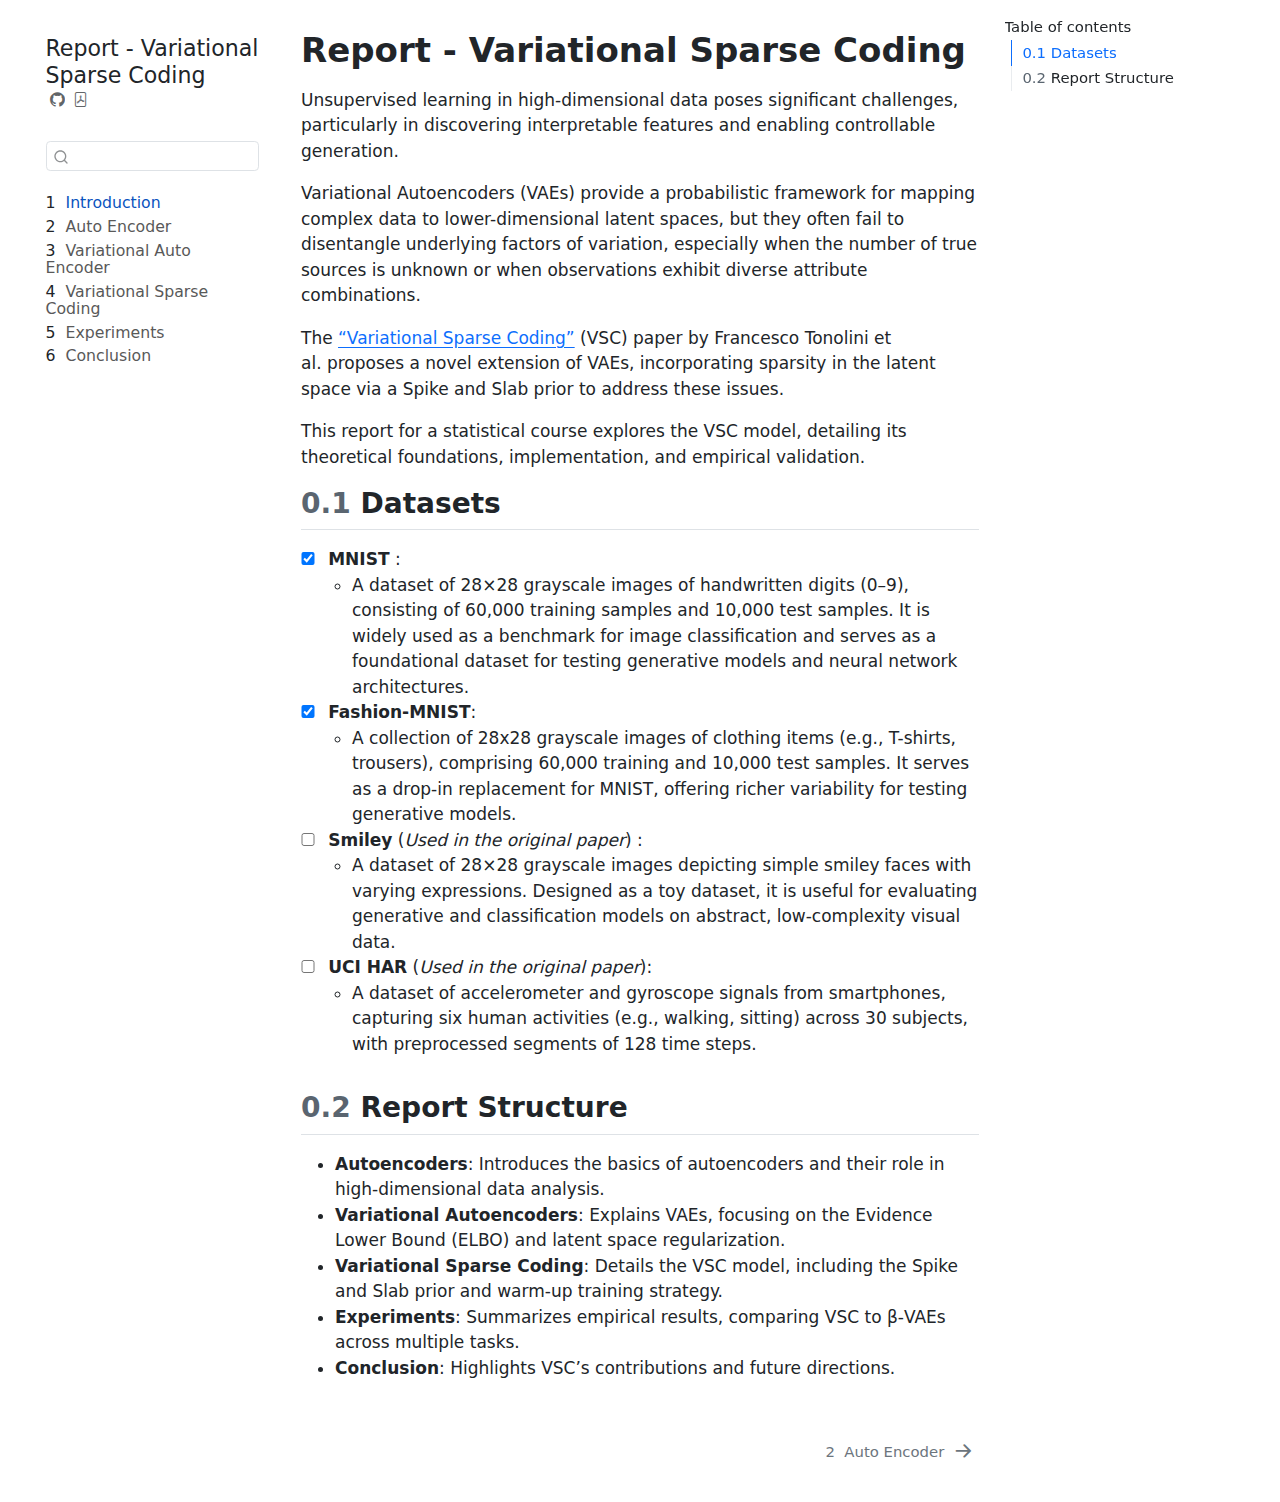
<file: docs/index.html>
<!DOCTYPE html>
<html xmlns="http://www.w3.org/1999/xhtml" lang="en" xml:lang="en"><head>

<meta charset="utf-8">
<meta name="generator" content="quarto-1.4.538">

<meta name="viewport" content="width=device-width, initial-scale=1.0, user-scalable=yes">


<title>Report - Variational Sparse Coding</title>
<style>
code{white-space: pre-wrap;}
span.smallcaps{font-variant: small-caps;}
div.columns{display: flex; gap: min(4vw, 1.5em);}
div.column{flex: auto; overflow-x: auto;}
div.hanging-indent{margin-left: 1.5em; text-indent: -1.5em;}
ul.task-list{list-style: none;}
ul.task-list li input[type="checkbox"] {
  width: 0.8em;
  margin: 0 0.8em 0.2em -1em; /* quarto-specific, see https://github.com/quarto-dev/quarto-cli/issues/4556 */ 
  vertical-align: middle;
}
</style>


<script src="site_libs/quarto-nav/quarto-nav.js"></script>
<script src="site_libs/quarto-nav/headroom.min.js"></script>
<script src="site_libs/clipboard/clipboard.min.js"></script>
<script src="site_libs/quarto-search/autocomplete.umd.js"></script>
<script src="site_libs/quarto-search/fuse.min.js"></script>
<script src="site_libs/quarto-search/quarto-search.js"></script>
<meta name="quarto:offset" content="./">
<link href="./autoencoder.html" rel="next">
<script src="site_libs/quarto-html/quarto.js"></script>
<script src="site_libs/quarto-html/popper.min.js"></script>
<script src="site_libs/quarto-html/tippy.umd.min.js"></script>
<script src="site_libs/quarto-html/anchor.min.js"></script>
<link href="site_libs/quarto-html/tippy.css" rel="stylesheet">
<link href="site_libs/quarto-html/quarto-syntax-highlighting.css" rel="stylesheet" id="quarto-text-highlighting-styles">
<script src="site_libs/bootstrap/bootstrap.min.js"></script>
<link href="site_libs/bootstrap/bootstrap-icons.css" rel="stylesheet">
<link href="site_libs/bootstrap/bootstrap.min.css" rel="stylesheet" id="quarto-bootstrap" data-mode="light">
<script id="quarto-search-options" type="application/json">{
  "location": "sidebar",
  "copy-button": false,
  "collapse-after": 3,
  "panel-placement": "start",
  "type": "textbox",
  "limit": 50,
  "keyboard-shortcut": [
    "f",
    "/",
    "s"
  ],
  "show-item-context": false,
  "language": {
    "search-no-results-text": "No results",
    "search-matching-documents-text": "matching documents",
    "search-copy-link-title": "Copy link to search",
    "search-hide-matches-text": "Hide additional matches",
    "search-more-match-text": "more match in this document",
    "search-more-matches-text": "more matches in this document",
    "search-clear-button-title": "Clear",
    "search-text-placeholder": "",
    "search-detached-cancel-button-title": "Cancel",
    "search-submit-button-title": "Submit",
    "search-label": "Search"
  }
}</script>


</head>

<body class="nav-sidebar floating">

<div id="quarto-search-results"></div>
  <header id="quarto-header" class="headroom fixed-top">
  <nav class="quarto-secondary-nav">
    <div class="container-fluid d-flex">
      <button type="button" class="quarto-btn-toggle btn" data-bs-toggle="collapse" data-bs-target=".quarto-sidebar-collapse-item" aria-controls="quarto-sidebar" aria-expanded="false" aria-label="Toggle sidebar navigation" onclick="if (window.quartoToggleHeadroom) { window.quartoToggleHeadroom(); }">
        <i class="bi bi-layout-text-sidebar-reverse"></i>
      </button>
        <nav class="quarto-page-breadcrumbs" aria-label="breadcrumb"><ol class="breadcrumb"><li class="breadcrumb-item"><a href="./index.html"><span class="chapter-number">1</span>&nbsp; <span class="chapter-title">Introduction</span></a></li></ol></nav>
        <a class="flex-grow-1" role="button" data-bs-toggle="collapse" data-bs-target=".quarto-sidebar-collapse-item" aria-controls="quarto-sidebar" aria-expanded="false" aria-label="Toggle sidebar navigation" onclick="if (window.quartoToggleHeadroom) { window.quartoToggleHeadroom(); }">      
        </a>
      <button type="button" class="btn quarto-search-button" aria-label="" onclick="window.quartoOpenSearch();">
        <i class="bi bi-search"></i>
      </button>
    </div>
  </nav>
</header>
<!-- content -->
<div id="quarto-content" class="quarto-container page-columns page-rows-contents page-layout-article">
<!-- sidebar -->
  <nav id="quarto-sidebar" class="sidebar collapse collapse-horizontal quarto-sidebar-collapse-item sidebar-navigation floating overflow-auto">
    <div class="pt-lg-2 mt-2 text-left sidebar-header">
    <div class="sidebar-title mb-0 py-0">
      <a href="./">Report - Variational Sparse Coding</a> 
        <div class="sidebar-tools-main">
    <a href="https://github.com/your-username/your-repo-namehttps://github.com/Ophiase/VSC-For-Sparse-VAE" title="Source Code" class="quarto-navigation-tool px-1" aria-label="Source Code"><i class="bi bi-github"></i></a>
    <a href="./Report---Variational-Sparse-Coding.pdf" title="Download PDF" class="quarto-navigation-tool px-1" aria-label="Download PDF"><i class="bi bi-file-pdf"></i></a>
</div>
    </div>
      </div>
        <div class="mt-2 flex-shrink-0 align-items-center">
        <div class="sidebar-search">
        <div id="quarto-search" class="" title="Search"></div>
        </div>
        </div>
    <div class="sidebar-menu-container"> 
    <ul class="list-unstyled mt-1">
        <li class="sidebar-item">
  <div class="sidebar-item-container"> 
  <a href="./index.html" class="sidebar-item-text sidebar-link active">
 <span class="menu-text"><span class="chapter-number">1</span>&nbsp; <span class="chapter-title">Introduction</span></span></a>
  </div>
</li>
        <li class="sidebar-item">
  <div class="sidebar-item-container"> 
  <a href="./autoencoder.html" class="sidebar-item-text sidebar-link">
 <span class="menu-text"><span class="chapter-number">2</span>&nbsp; <span class="chapter-title">Auto Encoder</span></span></a>
  </div>
</li>
        <li class="sidebar-item">
  <div class="sidebar-item-container"> 
  <a href="./vae.html" class="sidebar-item-text sidebar-link">
 <span class="menu-text"><span class="chapter-number">3</span>&nbsp; <span class="chapter-title">Variational Auto Encoder</span></span></a>
  </div>
</li>
        <li class="sidebar-item">
  <div class="sidebar-item-container"> 
  <a href="./vsc.html" class="sidebar-item-text sidebar-link">
 <span class="menu-text"><span class="chapter-number">4</span>&nbsp; <span class="chapter-title">Variational Sparse Coding</span></span></a>
  </div>
</li>
        <li class="sidebar-item">
  <div class="sidebar-item-container"> 
  <a href="./experiments.html" class="sidebar-item-text sidebar-link">
 <span class="menu-text"><span class="chapter-number">5</span>&nbsp; <span class="chapter-title">Experiments</span></span></a>
  </div>
</li>
        <li class="sidebar-item">
  <div class="sidebar-item-container"> 
  <a href="./conclusion.html" class="sidebar-item-text sidebar-link">
 <span class="menu-text"><span class="chapter-number">6</span>&nbsp; <span class="chapter-title">Conclusion</span></span></a>
  </div>
</li>
    </ul>
    </div>
</nav>
<div id="quarto-sidebar-glass" class="quarto-sidebar-collapse-item" data-bs-toggle="collapse" data-bs-target=".quarto-sidebar-collapse-item"></div>
<!-- margin-sidebar -->
    <div id="quarto-margin-sidebar" class="sidebar margin-sidebar">
        <nav id="TOC" role="doc-toc" class="toc-active">
    <h2 id="toc-title">Table of contents</h2>
   
  <ul>
  <li><a href="#datasets" id="toc-datasets" class="nav-link active" data-scroll-target="#datasets"><span class="header-section-number">0.1</span> Datasets</a></li>
  <li><a href="#report-structure" id="toc-report-structure" class="nav-link" data-scroll-target="#report-structure"><span class="header-section-number">0.2</span> Report Structure</a></li>
  </ul>
</nav>
    </div>
<!-- main -->
<main class="content" id="quarto-document-content">

<header id="title-block-header" class="quarto-title-block default">
<div class="quarto-title">
<h1 class="title">Report - Variational Sparse Coding</h1>
</div>



<div class="quarto-title-meta">

    
  
    
  </div>
  


</header>


<p>Unsupervised learning in high-dimensional data poses significant challenges, particularly in discovering interpretable features and enabling controllable generation.</p>
<p>Variational Autoencoders (VAEs) provide a probabilistic framework for mapping complex data to lower-dimensional latent spaces, but they often fail to disentangle underlying factors of variation, especially when the number of true sources is unknown or when observations exhibit diverse attribute combinations.</p>
<p>The <a href="https://proceedings.mlr.press/v115/tonolini20a.html">“Variational Sparse Coding”</a> (VSC) paper by Francesco Tonolini et al.&nbsp;proposes a novel extension of VAEs, incorporating sparsity in the latent space via a Spike and Slab prior to address these issues.</p>
<p>This report for a statistical course explores the VSC model, detailing its theoretical foundations, implementation, and empirical validation.</p>
<section id="datasets" class="level2" data-number="0.1">
<h2 data-number="0.1" class="anchored" data-anchor-id="datasets"><span class="header-section-number">0.1</span> Datasets</h2>
<ul class="task-list">
<li><label><input type="checkbox" checked=""><strong>MNIST</strong> :</label>
<ul>
<li>A dataset of 28×28 grayscale images of handwritten digits (0–9), consisting of 60,000 training samples and 10,000 test samples. It is widely used as a benchmark for image classification and serves as a foundational dataset for testing generative models and neural network architectures.</li>
</ul></li>
<li><label><input type="checkbox" checked=""><strong>Fashion-MNIST</strong>:</label>
<ul>
<li>A collection of 28x28 grayscale images of clothing items (e.g., T-shirts, trousers), comprising 60,000 training and 10,000 test samples. It serves as a drop-in replacement for MNIST, offering richer variability for testing generative models.</li>
</ul></li>
<li><label><input type="checkbox"><strong>Smiley</strong> (<em>Used in the original paper</em>) :</label>
<ul>
<li>A dataset of 28×28 grayscale images depicting simple smiley faces with varying expressions. Designed as a toy dataset, it is useful for evaluating generative and classification models on abstract, low-complexity visual data.</li>
</ul></li>
<li><label><input type="checkbox"><strong>UCI HAR</strong> (<em>Used in the original paper</em>):</label>
<ul>
<li>A dataset of accelerometer and gyroscope signals from smartphones, capturing six human activities (e.g., walking, sitting) across 30 subjects, with preprocessed segments of 128 time steps.</li>
</ul></li>
</ul>
</section>
<section id="report-structure" class="level2" data-number="0.2">
<h2 data-number="0.2" class="anchored" data-anchor-id="report-structure"><span class="header-section-number">0.2</span> Report Structure</h2>
<ul>
<li><strong>Autoencoders</strong>: Introduces the basics of autoencoders and their role in high-dimensional data analysis.</li>
<li><strong>Variational Autoencoders</strong>: Explains VAEs, focusing on the Evidence Lower Bound (ELBO) and latent space regularization.</li>
<li><strong>Variational Sparse Coding</strong>: Details the VSC model, including the Spike and Slab prior and warm-up training strategy.</li>
<li><strong>Experiments</strong>: Summarizes empirical results, comparing VSC to β-VAEs across multiple tasks.</li>
<li><strong>Conclusion</strong>: Highlights VSC’s contributions and future directions.</li>
</ul>


</section>

</main> <!-- /main -->
<script id="quarto-html-after-body" type="application/javascript">
window.document.addEventListener("DOMContentLoaded", function (event) {
  const toggleBodyColorMode = (bsSheetEl) => {
    const mode = bsSheetEl.getAttribute("data-mode");
    const bodyEl = window.document.querySelector("body");
    if (mode === "dark") {
      bodyEl.classList.add("quarto-dark");
      bodyEl.classList.remove("quarto-light");
    } else {
      bodyEl.classList.add("quarto-light");
      bodyEl.classList.remove("quarto-dark");
    }
  }
  const toggleBodyColorPrimary = () => {
    const bsSheetEl = window.document.querySelector("link#quarto-bootstrap");
    if (bsSheetEl) {
      toggleBodyColorMode(bsSheetEl);
    }
  }
  toggleBodyColorPrimary();  
  const icon = "";
  const anchorJS = new window.AnchorJS();
  anchorJS.options = {
    placement: 'right',
    icon: icon
  };
  anchorJS.add('.anchored');
  const isCodeAnnotation = (el) => {
    for (const clz of el.classList) {
      if (clz.startsWith('code-annotation-')) {                     
        return true;
      }
    }
    return false;
  }
  const clipboard = new window.ClipboardJS('.code-copy-button', {
    text: function(trigger) {
      const codeEl = trigger.previousElementSibling.cloneNode(true);
      for (const childEl of codeEl.children) {
        if (isCodeAnnotation(childEl)) {
          childEl.remove();
        }
      }
      return codeEl.innerText;
    }
  });
  clipboard.on('success', function(e) {
    // button target
    const button = e.trigger;
    // don't keep focus
    button.blur();
    // flash "checked"
    button.classList.add('code-copy-button-checked');
    var currentTitle = button.getAttribute("title");
    button.setAttribute("title", "Copied!");
    let tooltip;
    if (window.bootstrap) {
      button.setAttribute("data-bs-toggle", "tooltip");
      button.setAttribute("data-bs-placement", "left");
      button.setAttribute("data-bs-title", "Copied!");
      tooltip = new bootstrap.Tooltip(button, 
        { trigger: "manual", 
          customClass: "code-copy-button-tooltip",
          offset: [0, -8]});
      tooltip.show();    
    }
    setTimeout(function() {
      if (tooltip) {
        tooltip.hide();
        button.removeAttribute("data-bs-title");
        button.removeAttribute("data-bs-toggle");
        button.removeAttribute("data-bs-placement");
      }
      button.setAttribute("title", currentTitle);
      button.classList.remove('code-copy-button-checked');
    }, 1000);
    // clear code selection
    e.clearSelection();
  });
  function tippyHover(el, contentFn, onTriggerFn, onUntriggerFn) {
    const config = {
      allowHTML: true,
      maxWidth: 500,
      delay: 100,
      arrow: false,
      appendTo: function(el) {
          return el.parentElement;
      },
      interactive: true,
      interactiveBorder: 10,
      theme: 'quarto',
      placement: 'bottom-start',
    };
    if (contentFn) {
      config.content = contentFn;
    }
    if (onTriggerFn) {
      config.onTrigger = onTriggerFn;
    }
    if (onUntriggerFn) {
      config.onUntrigger = onUntriggerFn;
    }
    window.tippy(el, config); 
  }
  const noterefs = window.document.querySelectorAll('a[role="doc-noteref"]');
  for (var i=0; i<noterefs.length; i++) {
    const ref = noterefs[i];
    tippyHover(ref, function() {
      // use id or data attribute instead here
      let href = ref.getAttribute('data-footnote-href') || ref.getAttribute('href');
      try { href = new URL(href).hash; } catch {}
      const id = href.replace(/^#\/?/, "");
      const note = window.document.getElementById(id);
      return note.innerHTML;
    });
  }
  const xrefs = window.document.querySelectorAll('a.quarto-xref');
  const processXRef = (id, note) => {
    // Strip column container classes
    const stripColumnClz = (el) => {
      el.classList.remove("page-full", "page-columns");
      if (el.children) {
        for (const child of el.children) {
          stripColumnClz(child);
        }
      }
    }
    stripColumnClz(note)
    if (id === null || id.startsWith('sec-')) {
      // Special case sections, only their first couple elements
      const container = document.createElement("div");
      if (note.children && note.children.length > 2) {
        container.appendChild(note.children[0].cloneNode(true));
        for (let i = 1; i < note.children.length; i++) {
          const child = note.children[i];
          if (child.tagName === "P" && child.innerText === "") {
            continue;
          } else {
            container.appendChild(child.cloneNode(true));
            break;
          }
        }
        if (window.Quarto?.typesetMath) {
          window.Quarto.typesetMath(container);
        }
        return container.innerHTML
      } else {
        if (window.Quarto?.typesetMath) {
          window.Quarto.typesetMath(note);
        }
        return note.innerHTML;
      }
    } else {
      // Remove any anchor links if they are present
      const anchorLink = note.querySelector('a.anchorjs-link');
      if (anchorLink) {
        anchorLink.remove();
      }
      if (window.Quarto?.typesetMath) {
        window.Quarto.typesetMath(note);
      }
      return note.innerHTML;
    }
  }
  for (var i=0; i<xrefs.length; i++) {
    const xref = xrefs[i];
    tippyHover(xref, undefined, function(instance) {
      instance.disable();
      let url = xref.getAttribute('href');
      let hash = undefined; 
      if (url.startsWith('#')) {
        hash = url;
      } else {
        try { hash = new URL(url).hash; } catch {}
      }
      if (hash) {
        const id = hash.replace(/^#\/?/, "");
        const note = window.document.getElementById(id);
        if (note !== null) {
          try {
            const html = processXRef(id, note.cloneNode(true));
            instance.setContent(html);
          } finally {
            instance.enable();
            instance.show();
          }
        } else {
          // See if we can fetch this
          fetch(url.split('#')[0])
          .then(res => res.text())
          .then(html => {
            const parser = new DOMParser();
            const htmlDoc = parser.parseFromString(html, "text/html");
            const note = htmlDoc.getElementById(id);
            if (note !== null) {
              const html = processXRef(id, note);
              instance.setContent(html);
            } 
          }).finally(() => {
            instance.enable();
            instance.show();
          });
        }
      } else {
        // See if we can fetch a full url (with no hash to target)
        // This is a special case and we should probably do some content thinning / targeting
        fetch(url)
        .then(res => res.text())
        .then(html => {
          const parser = new DOMParser();
          const htmlDoc = parser.parseFromString(html, "text/html");
          const note = htmlDoc.querySelector('main.content');
          if (note !== null) {
            // This should only happen for chapter cross references
            // (since there is no id in the URL)
            // remove the first header
            if (note.children.length > 0 && note.children[0].tagName === "HEADER") {
              note.children[0].remove();
            }
            const html = processXRef(null, note);
            instance.setContent(html);
          } 
        }).finally(() => {
          instance.enable();
          instance.show();
        });
      }
    }, function(instance) {
    });
  }
      let selectedAnnoteEl;
      const selectorForAnnotation = ( cell, annotation) => {
        let cellAttr = 'data-code-cell="' + cell + '"';
        let lineAttr = 'data-code-annotation="' +  annotation + '"';
        const selector = 'span[' + cellAttr + '][' + lineAttr + ']';
        return selector;
      }
      const selectCodeLines = (annoteEl) => {
        const doc = window.document;
        const targetCell = annoteEl.getAttribute("data-target-cell");
        const targetAnnotation = annoteEl.getAttribute("data-target-annotation");
        const annoteSpan = window.document.querySelector(selectorForAnnotation(targetCell, targetAnnotation));
        const lines = annoteSpan.getAttribute("data-code-lines").split(",");
        const lineIds = lines.map((line) => {
          return targetCell + "-" + line;
        })
        let top = null;
        let height = null;
        let parent = null;
        if (lineIds.length > 0) {
            //compute the position of the single el (top and bottom and make a div)
            const el = window.document.getElementById(lineIds[0]);
            top = el.offsetTop;
            height = el.offsetHeight;
            parent = el.parentElement.parentElement;
          if (lineIds.length > 1) {
            const lastEl = window.document.getElementById(lineIds[lineIds.length - 1]);
            const bottom = lastEl.offsetTop + lastEl.offsetHeight;
            height = bottom - top;
          }
          if (top !== null && height !== null && parent !== null) {
            // cook up a div (if necessary) and position it 
            let div = window.document.getElementById("code-annotation-line-highlight");
            if (div === null) {
              div = window.document.createElement("div");
              div.setAttribute("id", "code-annotation-line-highlight");
              div.style.position = 'absolute';
              parent.appendChild(div);
            }
            div.style.top = top - 2 + "px";
            div.style.height = height + 4 + "px";
            div.style.left = 0;
            let gutterDiv = window.document.getElementById("code-annotation-line-highlight-gutter");
            if (gutterDiv === null) {
              gutterDiv = window.document.createElement("div");
              gutterDiv.setAttribute("id", "code-annotation-line-highlight-gutter");
              gutterDiv.style.position = 'absolute';
              const codeCell = window.document.getElementById(targetCell);
              const gutter = codeCell.querySelector('.code-annotation-gutter');
              gutter.appendChild(gutterDiv);
            }
            gutterDiv.style.top = top - 2 + "px";
            gutterDiv.style.height = height + 4 + "px";
          }
          selectedAnnoteEl = annoteEl;
        }
      };
      const unselectCodeLines = () => {
        const elementsIds = ["code-annotation-line-highlight", "code-annotation-line-highlight-gutter"];
        elementsIds.forEach((elId) => {
          const div = window.document.getElementById(elId);
          if (div) {
            div.remove();
          }
        });
        selectedAnnoteEl = undefined;
      };
        // Handle positioning of the toggle
    window.addEventListener(
      "resize",
      throttle(() => {
        elRect = undefined;
        if (selectedAnnoteEl) {
          selectCodeLines(selectedAnnoteEl);
        }
      }, 10)
    );
    function throttle(fn, ms) {
    let throttle = false;
    let timer;
      return (...args) => {
        if(!throttle) { // first call gets through
            fn.apply(this, args);
            throttle = true;
        } else { // all the others get throttled
            if(timer) clearTimeout(timer); // cancel #2
            timer = setTimeout(() => {
              fn.apply(this, args);
              timer = throttle = false;
            }, ms);
        }
      };
    }
      // Attach click handler to the DT
      const annoteDls = window.document.querySelectorAll('dt[data-target-cell]');
      for (const annoteDlNode of annoteDls) {
        annoteDlNode.addEventListener('click', (event) => {
          const clickedEl = event.target;
          if (clickedEl !== selectedAnnoteEl) {
            unselectCodeLines();
            const activeEl = window.document.querySelector('dt[data-target-cell].code-annotation-active');
            if (activeEl) {
              activeEl.classList.remove('code-annotation-active');
            }
            selectCodeLines(clickedEl);
            clickedEl.classList.add('code-annotation-active');
          } else {
            // Unselect the line
            unselectCodeLines();
            clickedEl.classList.remove('code-annotation-active');
          }
        });
      }
  const findCites = (el) => {
    const parentEl = el.parentElement;
    if (parentEl) {
      const cites = parentEl.dataset.cites;
      if (cites) {
        return {
          el,
          cites: cites.split(' ')
        };
      } else {
        return findCites(el.parentElement)
      }
    } else {
      return undefined;
    }
  };
  var bibliorefs = window.document.querySelectorAll('a[role="doc-biblioref"]');
  for (var i=0; i<bibliorefs.length; i++) {
    const ref = bibliorefs[i];
    const citeInfo = findCites(ref);
    if (citeInfo) {
      tippyHover(citeInfo.el, function() {
        var popup = window.document.createElement('div');
        citeInfo.cites.forEach(function(cite) {
          var citeDiv = window.document.createElement('div');
          citeDiv.classList.add('hanging-indent');
          citeDiv.classList.add('csl-entry');
          var biblioDiv = window.document.getElementById('ref-' + cite);
          if (biblioDiv) {
            citeDiv.innerHTML = biblioDiv.innerHTML;
          }
          popup.appendChild(citeDiv);
        });
        return popup.innerHTML;
      });
    }
  }
});
</script>
<nav class="page-navigation">
  <div class="nav-page nav-page-previous">
  </div>
  <div class="nav-page nav-page-next">
      <a href="./autoencoder.html" class="pagination-link" aria-label="<span class='chapter-number'>2</span>&nbsp; <span class='chapter-title'>Auto Encoder</span>">
        <span class="nav-page-text"><span class="chapter-number">2</span>&nbsp; <span class="chapter-title">Auto Encoder</span></span> <i class="bi bi-arrow-right-short"></i>
      </a>
  </div>
</nav>
</div> <!-- /content -->




</body></html>
</file>
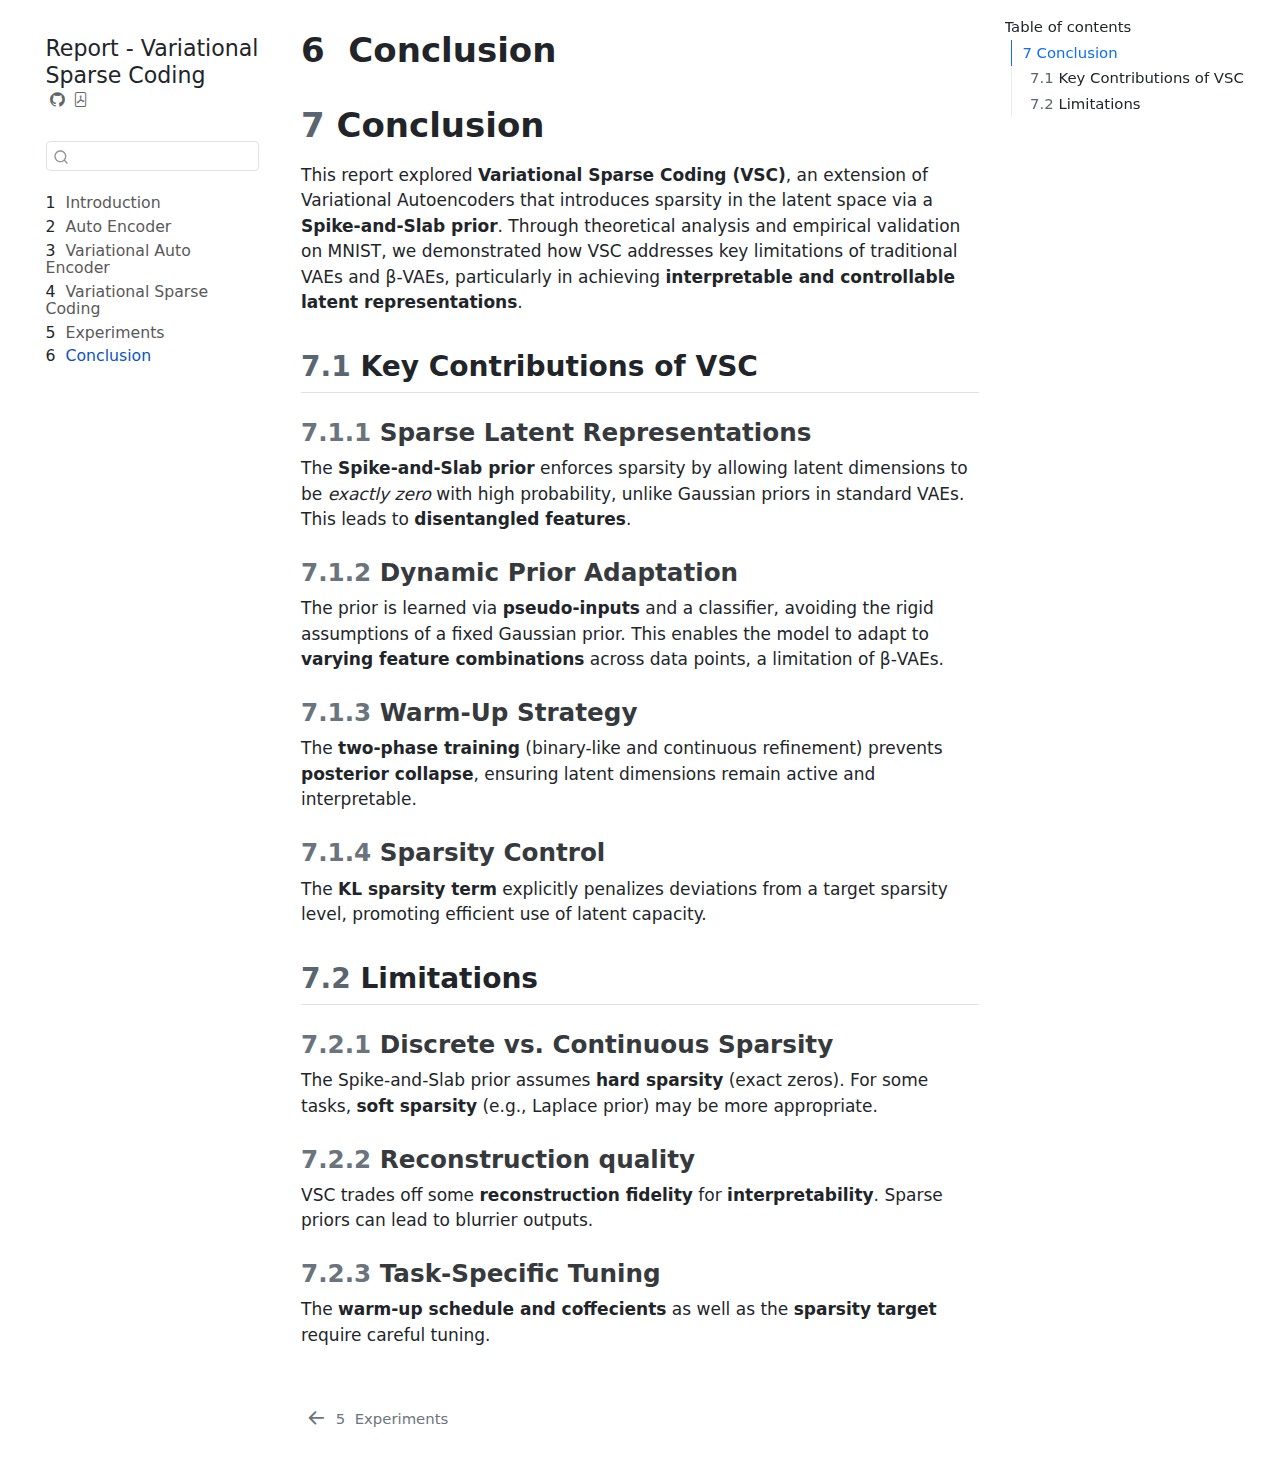
<file: docs/conclusion.html>
<!DOCTYPE html>
<html xmlns="http://www.w3.org/1999/xhtml" lang="en" xml:lang="en"><head>

<meta charset="utf-8">
<meta name="generator" content="quarto-1.4.538">

<meta name="viewport" content="width=device-width, initial-scale=1.0, user-scalable=yes">


<title>Report - Variational Sparse Coding - 6&nbsp; Conclusion</title>
<style>
code{white-space: pre-wrap;}
span.smallcaps{font-variant: small-caps;}
div.columns{display: flex; gap: min(4vw, 1.5em);}
div.column{flex: auto; overflow-x: auto;}
div.hanging-indent{margin-left: 1.5em; text-indent: -1.5em;}
ul.task-list{list-style: none;}
ul.task-list li input[type="checkbox"] {
  width: 0.8em;
  margin: 0 0.8em 0.2em -1em; /* quarto-specific, see https://github.com/quarto-dev/quarto-cli/issues/4556 */ 
  vertical-align: middle;
}
</style>


<script src="site_libs/quarto-nav/quarto-nav.js"></script>
<script src="site_libs/quarto-nav/headroom.min.js"></script>
<script src="site_libs/clipboard/clipboard.min.js"></script>
<script src="site_libs/quarto-search/autocomplete.umd.js"></script>
<script src="site_libs/quarto-search/fuse.min.js"></script>
<script src="site_libs/quarto-search/quarto-search.js"></script>
<meta name="quarto:offset" content="./">
<link href="./experiments.html" rel="prev">
<script src="site_libs/quarto-html/quarto.js"></script>
<script src="site_libs/quarto-html/popper.min.js"></script>
<script src="site_libs/quarto-html/tippy.umd.min.js"></script>
<script src="site_libs/quarto-html/anchor.min.js"></script>
<link href="site_libs/quarto-html/tippy.css" rel="stylesheet">
<link href="site_libs/quarto-html/quarto-syntax-highlighting.css" rel="stylesheet" id="quarto-text-highlighting-styles">
<script src="site_libs/bootstrap/bootstrap.min.js"></script>
<link href="site_libs/bootstrap/bootstrap-icons.css" rel="stylesheet">
<link href="site_libs/bootstrap/bootstrap.min.css" rel="stylesheet" id="quarto-bootstrap" data-mode="light">
<script id="quarto-search-options" type="application/json">{
  "location": "sidebar",
  "copy-button": false,
  "collapse-after": 3,
  "panel-placement": "start",
  "type": "textbox",
  "limit": 50,
  "keyboard-shortcut": [
    "f",
    "/",
    "s"
  ],
  "show-item-context": false,
  "language": {
    "search-no-results-text": "No results",
    "search-matching-documents-text": "matching documents",
    "search-copy-link-title": "Copy link to search",
    "search-hide-matches-text": "Hide additional matches",
    "search-more-match-text": "more match in this document",
    "search-more-matches-text": "more matches in this document",
    "search-clear-button-title": "Clear",
    "search-text-placeholder": "",
    "search-detached-cancel-button-title": "Cancel",
    "search-submit-button-title": "Submit",
    "search-label": "Search"
  }
}</script>


</head>

<body class="nav-sidebar floating">

<div id="quarto-search-results"></div>
  <header id="quarto-header" class="headroom fixed-top">
  <nav class="quarto-secondary-nav">
    <div class="container-fluid d-flex">
      <button type="button" class="quarto-btn-toggle btn" data-bs-toggle="collapse" data-bs-target=".quarto-sidebar-collapse-item" aria-controls="quarto-sidebar" aria-expanded="false" aria-label="Toggle sidebar navigation" onclick="if (window.quartoToggleHeadroom) { window.quartoToggleHeadroom(); }">
        <i class="bi bi-layout-text-sidebar-reverse"></i>
      </button>
        <nav class="quarto-page-breadcrumbs" aria-label="breadcrumb"><ol class="breadcrumb"><li class="breadcrumb-item"><a href="./conclusion.html"><span class="chapter-number">6</span>&nbsp; <span class="chapter-title">Conclusion</span></a></li></ol></nav>
        <a class="flex-grow-1" role="button" data-bs-toggle="collapse" data-bs-target=".quarto-sidebar-collapse-item" aria-controls="quarto-sidebar" aria-expanded="false" aria-label="Toggle sidebar navigation" onclick="if (window.quartoToggleHeadroom) { window.quartoToggleHeadroom(); }">      
        </a>
      <button type="button" class="btn quarto-search-button" aria-label="" onclick="window.quartoOpenSearch();">
        <i class="bi bi-search"></i>
      </button>
    </div>
  </nav>
</header>
<!-- content -->
<div id="quarto-content" class="quarto-container page-columns page-rows-contents page-layout-article">
<!-- sidebar -->
  <nav id="quarto-sidebar" class="sidebar collapse collapse-horizontal quarto-sidebar-collapse-item sidebar-navigation floating overflow-auto">
    <div class="pt-lg-2 mt-2 text-left sidebar-header">
    <div class="sidebar-title mb-0 py-0">
      <a href="./">Report - Variational Sparse Coding</a> 
        <div class="sidebar-tools-main">
    <a href="https://github.com/your-username/your-repo-namehttps://github.com/Ophiase/VSC-For-Sparse-VAE" title="Source Code" class="quarto-navigation-tool px-1" aria-label="Source Code"><i class="bi bi-github"></i></a>
    <a href="./Report---Variational-Sparse-Coding.pdf" title="Download PDF" class="quarto-navigation-tool px-1" aria-label="Download PDF"><i class="bi bi-file-pdf"></i></a>
</div>
    </div>
      </div>
        <div class="mt-2 flex-shrink-0 align-items-center">
        <div class="sidebar-search">
        <div id="quarto-search" class="" title="Search"></div>
        </div>
        </div>
    <div class="sidebar-menu-container"> 
    <ul class="list-unstyled mt-1">
        <li class="sidebar-item">
  <div class="sidebar-item-container"> 
  <a href="./index.html" class="sidebar-item-text sidebar-link">
 <span class="menu-text"><span class="chapter-number">1</span>&nbsp; <span class="chapter-title">Introduction</span></span></a>
  </div>
</li>
        <li class="sidebar-item">
  <div class="sidebar-item-container"> 
  <a href="./autoencoder.html" class="sidebar-item-text sidebar-link">
 <span class="menu-text"><span class="chapter-number">2</span>&nbsp; <span class="chapter-title">Auto Encoder</span></span></a>
  </div>
</li>
        <li class="sidebar-item">
  <div class="sidebar-item-container"> 
  <a href="./vae.html" class="sidebar-item-text sidebar-link">
 <span class="menu-text"><span class="chapter-number">3</span>&nbsp; <span class="chapter-title">Variational Auto Encoder</span></span></a>
  </div>
</li>
        <li class="sidebar-item">
  <div class="sidebar-item-container"> 
  <a href="./vsc.html" class="sidebar-item-text sidebar-link">
 <span class="menu-text"><span class="chapter-number">4</span>&nbsp; <span class="chapter-title">Variational Sparse Coding</span></span></a>
  </div>
</li>
        <li class="sidebar-item">
  <div class="sidebar-item-container"> 
  <a href="./experiments.html" class="sidebar-item-text sidebar-link">
 <span class="menu-text"><span class="chapter-number">5</span>&nbsp; <span class="chapter-title">Experiments</span></span></a>
  </div>
</li>
        <li class="sidebar-item">
  <div class="sidebar-item-container"> 
  <a href="./conclusion.html" class="sidebar-item-text sidebar-link active">
 <span class="menu-text"><span class="chapter-number">6</span>&nbsp; <span class="chapter-title">Conclusion</span></span></a>
  </div>
</li>
    </ul>
    </div>
</nav>
<div id="quarto-sidebar-glass" class="quarto-sidebar-collapse-item" data-bs-toggle="collapse" data-bs-target=".quarto-sidebar-collapse-item"></div>
<!-- margin-sidebar -->
    <div id="quarto-margin-sidebar" class="sidebar margin-sidebar">
        <nav id="TOC" role="doc-toc" class="toc-active">
    <h2 id="toc-title">Table of contents</h2>
   
  <ul>
  <li><a href="#conclusion" id="toc-conclusion" class="nav-link active" data-scroll-target="#conclusion"><span class="header-section-number">7</span> Conclusion</a>
  <ul class="collapse">
  <li><a href="#key-contributions-of-vsc" id="toc-key-contributions-of-vsc" class="nav-link" data-scroll-target="#key-contributions-of-vsc"><span class="header-section-number">7.1</span> Key Contributions of VSC</a>
  <ul class="collapse">
  <li><a href="#sparse-latent-representations" id="toc-sparse-latent-representations" class="nav-link" data-scroll-target="#sparse-latent-representations"><span class="header-section-number">7.1.1</span> Sparse Latent Representations</a></li>
  <li><a href="#dynamic-prior-adaptation" id="toc-dynamic-prior-adaptation" class="nav-link" data-scroll-target="#dynamic-prior-adaptation"><span class="header-section-number">7.1.2</span> Dynamic Prior Adaptation</a></li>
  <li><a href="#warm-up-strategy" id="toc-warm-up-strategy" class="nav-link" data-scroll-target="#warm-up-strategy"><span class="header-section-number">7.1.3</span> Warm-Up Strategy</a></li>
  <li><a href="#sparsity-control" id="toc-sparsity-control" class="nav-link" data-scroll-target="#sparsity-control"><span class="header-section-number">7.1.4</span> Sparsity Control</a></li>
  </ul></li>
  <li><a href="#limitations" id="toc-limitations" class="nav-link" data-scroll-target="#limitations"><span class="header-section-number">7.2</span> Limitations</a>
  <ul class="collapse">
  <li><a href="#discrete-vs.-continuous-sparsity" id="toc-discrete-vs.-continuous-sparsity" class="nav-link" data-scroll-target="#discrete-vs.-continuous-sparsity"><span class="header-section-number">7.2.1</span> Discrete vs.&nbsp;Continuous Sparsity</a></li>
  <li><a href="#reconstruction-quality" id="toc-reconstruction-quality" class="nav-link" data-scroll-target="#reconstruction-quality"><span class="header-section-number">7.2.2</span> Reconstruction quality</a></li>
  <li><a href="#task-specific-tuning" id="toc-task-specific-tuning" class="nav-link" data-scroll-target="#task-specific-tuning"><span class="header-section-number">7.2.3</span> Task-Specific Tuning</a></li>
  </ul></li>
  </ul></li>
  </ul>
</nav>
    </div>
<!-- main -->
<main class="content" id="quarto-document-content">

<header id="title-block-header" class="quarto-title-block default">
<div class="quarto-title">
<h1 class="title"><span class="chapter-number">6</span>&nbsp; <span class="chapter-title">Conclusion</span></h1>
</div>



<div class="quarto-title-meta">

    
  
    
  </div>
  


</header>


<section id="conclusion" class="level1" data-number="7">
<h1 data-number="7"><span class="header-section-number">7</span> Conclusion</h1>
<p>This report explored <strong>Variational Sparse Coding (VSC)</strong>, an extension of Variational Autoencoders that introduces sparsity in the latent space via a <strong>Spike-and-Slab prior</strong>. Through theoretical analysis and empirical validation on MNIST, we demonstrated how VSC addresses key limitations of traditional VAEs and β-VAEs, particularly in achieving <strong>interpretable and controllable latent representations</strong>.</p>
<section id="key-contributions-of-vsc" class="level2" data-number="7.1">
<h2 data-number="7.1" class="anchored" data-anchor-id="key-contributions-of-vsc"><span class="header-section-number">7.1</span> Key Contributions of VSC</h2>
<section id="sparse-latent-representations" class="level3" data-number="7.1.1">
<h3 data-number="7.1.1" class="anchored" data-anchor-id="sparse-latent-representations"><span class="header-section-number">7.1.1</span> Sparse Latent Representations</h3>
<p>The <strong>Spike-and-Slab prior</strong> enforces sparsity by allowing latent dimensions to be <em>exactly zero</em> with high probability, unlike Gaussian priors in standard VAEs. This leads to <strong>disentangled features</strong>.</p>
</section>
<section id="dynamic-prior-adaptation" class="level3" data-number="7.1.2">
<h3 data-number="7.1.2" class="anchored" data-anchor-id="dynamic-prior-adaptation"><span class="header-section-number">7.1.2</span> Dynamic Prior Adaptation</h3>
<p>The prior is learned via <strong>pseudo-inputs</strong> and a classifier, avoiding the rigid assumptions of a fixed Gaussian prior. This enables the model to adapt to <strong>varying feature combinations</strong> across data points, a limitation of β-VAEs.</p>
</section>
<section id="warm-up-strategy" class="level3" data-number="7.1.3">
<h3 data-number="7.1.3" class="anchored" data-anchor-id="warm-up-strategy"><span class="header-section-number">7.1.3</span> Warm-Up Strategy</h3>
<p>The <strong>two-phase training</strong> (binary-like and continuous refinement) prevents <strong>posterior collapse</strong>, ensuring latent dimensions remain active and interpretable.</p>
</section>
<section id="sparsity-control" class="level3" data-number="7.1.4">
<h3 data-number="7.1.4" class="anchored" data-anchor-id="sparsity-control"><span class="header-section-number">7.1.4</span> Sparsity Control</h3>
<p>The <strong>KL sparsity term</strong> explicitly penalizes deviations from a target sparsity level, promoting efficient use of latent capacity.</p>
</section>
</section>
<section id="limitations" class="level2" data-number="7.2">
<h2 data-number="7.2" class="anchored" data-anchor-id="limitations"><span class="header-section-number">7.2</span> Limitations</h2>
<section id="discrete-vs.-continuous-sparsity" class="level3" data-number="7.2.1">
<h3 data-number="7.2.1" class="anchored" data-anchor-id="discrete-vs.-continuous-sparsity"><span class="header-section-number">7.2.1</span> Discrete vs.&nbsp;Continuous Sparsity</h3>
<p>The Spike-and-Slab prior assumes <strong>hard sparsity</strong> (exact zeros). For some tasks, <strong>soft sparsity</strong> (e.g., Laplace prior) may be more appropriate.</p>
</section>
<section id="reconstruction-quality" class="level3" data-number="7.2.2">
<h3 data-number="7.2.2" class="anchored" data-anchor-id="reconstruction-quality"><span class="header-section-number">7.2.2</span> Reconstruction quality</h3>
<p>VSC trades off some <strong>reconstruction fidelity</strong> for <strong>interpretability</strong>. Sparse priors can lead to blurrier outputs.</p>
</section>
<section id="task-specific-tuning" class="level3" data-number="7.2.3">
<h3 data-number="7.2.3" class="anchored" data-anchor-id="task-specific-tuning"><span class="header-section-number">7.2.3</span> Task-Specific Tuning</h3>
<p>The <strong>warm-up schedule and coffecients</strong> as well as the <strong>sparsity target</strong> require careful tuning.</p>


</section>
</section>
</section>

</main> <!-- /main -->
<script id="quarto-html-after-body" type="application/javascript">
window.document.addEventListener("DOMContentLoaded", function (event) {
  const toggleBodyColorMode = (bsSheetEl) => {
    const mode = bsSheetEl.getAttribute("data-mode");
    const bodyEl = window.document.querySelector("body");
    if (mode === "dark") {
      bodyEl.classList.add("quarto-dark");
      bodyEl.classList.remove("quarto-light");
    } else {
      bodyEl.classList.add("quarto-light");
      bodyEl.classList.remove("quarto-dark");
    }
  }
  const toggleBodyColorPrimary = () => {
    const bsSheetEl = window.document.querySelector("link#quarto-bootstrap");
    if (bsSheetEl) {
      toggleBodyColorMode(bsSheetEl);
    }
  }
  toggleBodyColorPrimary();  
  const icon = "";
  const anchorJS = new window.AnchorJS();
  anchorJS.options = {
    placement: 'right',
    icon: icon
  };
  anchorJS.add('.anchored');
  const isCodeAnnotation = (el) => {
    for (const clz of el.classList) {
      if (clz.startsWith('code-annotation-')) {                     
        return true;
      }
    }
    return false;
  }
  const clipboard = new window.ClipboardJS('.code-copy-button', {
    text: function(trigger) {
      const codeEl = trigger.previousElementSibling.cloneNode(true);
      for (const childEl of codeEl.children) {
        if (isCodeAnnotation(childEl)) {
          childEl.remove();
        }
      }
      return codeEl.innerText;
    }
  });
  clipboard.on('success', function(e) {
    // button target
    const button = e.trigger;
    // don't keep focus
    button.blur();
    // flash "checked"
    button.classList.add('code-copy-button-checked');
    var currentTitle = button.getAttribute("title");
    button.setAttribute("title", "Copied!");
    let tooltip;
    if (window.bootstrap) {
      button.setAttribute("data-bs-toggle", "tooltip");
      button.setAttribute("data-bs-placement", "left");
      button.setAttribute("data-bs-title", "Copied!");
      tooltip = new bootstrap.Tooltip(button, 
        { trigger: "manual", 
          customClass: "code-copy-button-tooltip",
          offset: [0, -8]});
      tooltip.show();    
    }
    setTimeout(function() {
      if (tooltip) {
        tooltip.hide();
        button.removeAttribute("data-bs-title");
        button.removeAttribute("data-bs-toggle");
        button.removeAttribute("data-bs-placement");
      }
      button.setAttribute("title", currentTitle);
      button.classList.remove('code-copy-button-checked');
    }, 1000);
    // clear code selection
    e.clearSelection();
  });
  function tippyHover(el, contentFn, onTriggerFn, onUntriggerFn) {
    const config = {
      allowHTML: true,
      maxWidth: 500,
      delay: 100,
      arrow: false,
      appendTo: function(el) {
          return el.parentElement;
      },
      interactive: true,
      interactiveBorder: 10,
      theme: 'quarto',
      placement: 'bottom-start',
    };
    if (contentFn) {
      config.content = contentFn;
    }
    if (onTriggerFn) {
      config.onTrigger = onTriggerFn;
    }
    if (onUntriggerFn) {
      config.onUntrigger = onUntriggerFn;
    }
    window.tippy(el, config); 
  }
  const noterefs = window.document.querySelectorAll('a[role="doc-noteref"]');
  for (var i=0; i<noterefs.length; i++) {
    const ref = noterefs[i];
    tippyHover(ref, function() {
      // use id or data attribute instead here
      let href = ref.getAttribute('data-footnote-href') || ref.getAttribute('href');
      try { href = new URL(href).hash; } catch {}
      const id = href.replace(/^#\/?/, "");
      const note = window.document.getElementById(id);
      return note.innerHTML;
    });
  }
  const xrefs = window.document.querySelectorAll('a.quarto-xref');
  const processXRef = (id, note) => {
    // Strip column container classes
    const stripColumnClz = (el) => {
      el.classList.remove("page-full", "page-columns");
      if (el.children) {
        for (const child of el.children) {
          stripColumnClz(child);
        }
      }
    }
    stripColumnClz(note)
    if (id === null || id.startsWith('sec-')) {
      // Special case sections, only their first couple elements
      const container = document.createElement("div");
      if (note.children && note.children.length > 2) {
        container.appendChild(note.children[0].cloneNode(true));
        for (let i = 1; i < note.children.length; i++) {
          const child = note.children[i];
          if (child.tagName === "P" && child.innerText === "") {
            continue;
          } else {
            container.appendChild(child.cloneNode(true));
            break;
          }
        }
        if (window.Quarto?.typesetMath) {
          window.Quarto.typesetMath(container);
        }
        return container.innerHTML
      } else {
        if (window.Quarto?.typesetMath) {
          window.Quarto.typesetMath(note);
        }
        return note.innerHTML;
      }
    } else {
      // Remove any anchor links if they are present
      const anchorLink = note.querySelector('a.anchorjs-link');
      if (anchorLink) {
        anchorLink.remove();
      }
      if (window.Quarto?.typesetMath) {
        window.Quarto.typesetMath(note);
      }
      return note.innerHTML;
    }
  }
  for (var i=0; i<xrefs.length; i++) {
    const xref = xrefs[i];
    tippyHover(xref, undefined, function(instance) {
      instance.disable();
      let url = xref.getAttribute('href');
      let hash = undefined; 
      if (url.startsWith('#')) {
        hash = url;
      } else {
        try { hash = new URL(url).hash; } catch {}
      }
      if (hash) {
        const id = hash.replace(/^#\/?/, "");
        const note = window.document.getElementById(id);
        if (note !== null) {
          try {
            const html = processXRef(id, note.cloneNode(true));
            instance.setContent(html);
          } finally {
            instance.enable();
            instance.show();
          }
        } else {
          // See if we can fetch this
          fetch(url.split('#')[0])
          .then(res => res.text())
          .then(html => {
            const parser = new DOMParser();
            const htmlDoc = parser.parseFromString(html, "text/html");
            const note = htmlDoc.getElementById(id);
            if (note !== null) {
              const html = processXRef(id, note);
              instance.setContent(html);
            } 
          }).finally(() => {
            instance.enable();
            instance.show();
          });
        }
      } else {
        // See if we can fetch a full url (with no hash to target)
        // This is a special case and we should probably do some content thinning / targeting
        fetch(url)
        .then(res => res.text())
        .then(html => {
          const parser = new DOMParser();
          const htmlDoc = parser.parseFromString(html, "text/html");
          const note = htmlDoc.querySelector('main.content');
          if (note !== null) {
            // This should only happen for chapter cross references
            // (since there is no id in the URL)
            // remove the first header
            if (note.children.length > 0 && note.children[0].tagName === "HEADER") {
              note.children[0].remove();
            }
            const html = processXRef(null, note);
            instance.setContent(html);
          } 
        }).finally(() => {
          instance.enable();
          instance.show();
        });
      }
    }, function(instance) {
    });
  }
      let selectedAnnoteEl;
      const selectorForAnnotation = ( cell, annotation) => {
        let cellAttr = 'data-code-cell="' + cell + '"';
        let lineAttr = 'data-code-annotation="' +  annotation + '"';
        const selector = 'span[' + cellAttr + '][' + lineAttr + ']';
        return selector;
      }
      const selectCodeLines = (annoteEl) => {
        const doc = window.document;
        const targetCell = annoteEl.getAttribute("data-target-cell");
        const targetAnnotation = annoteEl.getAttribute("data-target-annotation");
        const annoteSpan = window.document.querySelector(selectorForAnnotation(targetCell, targetAnnotation));
        const lines = annoteSpan.getAttribute("data-code-lines").split(",");
        const lineIds = lines.map((line) => {
          return targetCell + "-" + line;
        })
        let top = null;
        let height = null;
        let parent = null;
        if (lineIds.length > 0) {
            //compute the position of the single el (top and bottom and make a div)
            const el = window.document.getElementById(lineIds[0]);
            top = el.offsetTop;
            height = el.offsetHeight;
            parent = el.parentElement.parentElement;
          if (lineIds.length > 1) {
            const lastEl = window.document.getElementById(lineIds[lineIds.length - 1]);
            const bottom = lastEl.offsetTop + lastEl.offsetHeight;
            height = bottom - top;
          }
          if (top !== null && height !== null && parent !== null) {
            // cook up a div (if necessary) and position it 
            let div = window.document.getElementById("code-annotation-line-highlight");
            if (div === null) {
              div = window.document.createElement("div");
              div.setAttribute("id", "code-annotation-line-highlight");
              div.style.position = 'absolute';
              parent.appendChild(div);
            }
            div.style.top = top - 2 + "px";
            div.style.height = height + 4 + "px";
            div.style.left = 0;
            let gutterDiv = window.document.getElementById("code-annotation-line-highlight-gutter");
            if (gutterDiv === null) {
              gutterDiv = window.document.createElement("div");
              gutterDiv.setAttribute("id", "code-annotation-line-highlight-gutter");
              gutterDiv.style.position = 'absolute';
              const codeCell = window.document.getElementById(targetCell);
              const gutter = codeCell.querySelector('.code-annotation-gutter');
              gutter.appendChild(gutterDiv);
            }
            gutterDiv.style.top = top - 2 + "px";
            gutterDiv.style.height = height + 4 + "px";
          }
          selectedAnnoteEl = annoteEl;
        }
      };
      const unselectCodeLines = () => {
        const elementsIds = ["code-annotation-line-highlight", "code-annotation-line-highlight-gutter"];
        elementsIds.forEach((elId) => {
          const div = window.document.getElementById(elId);
          if (div) {
            div.remove();
          }
        });
        selectedAnnoteEl = undefined;
      };
        // Handle positioning of the toggle
    window.addEventListener(
      "resize",
      throttle(() => {
        elRect = undefined;
        if (selectedAnnoteEl) {
          selectCodeLines(selectedAnnoteEl);
        }
      }, 10)
    );
    function throttle(fn, ms) {
    let throttle = false;
    let timer;
      return (...args) => {
        if(!throttle) { // first call gets through
            fn.apply(this, args);
            throttle = true;
        } else { // all the others get throttled
            if(timer) clearTimeout(timer); // cancel #2
            timer = setTimeout(() => {
              fn.apply(this, args);
              timer = throttle = false;
            }, ms);
        }
      };
    }
      // Attach click handler to the DT
      const annoteDls = window.document.querySelectorAll('dt[data-target-cell]');
      for (const annoteDlNode of annoteDls) {
        annoteDlNode.addEventListener('click', (event) => {
          const clickedEl = event.target;
          if (clickedEl !== selectedAnnoteEl) {
            unselectCodeLines();
            const activeEl = window.document.querySelector('dt[data-target-cell].code-annotation-active');
            if (activeEl) {
              activeEl.classList.remove('code-annotation-active');
            }
            selectCodeLines(clickedEl);
            clickedEl.classList.add('code-annotation-active');
          } else {
            // Unselect the line
            unselectCodeLines();
            clickedEl.classList.remove('code-annotation-active');
          }
        });
      }
  const findCites = (el) => {
    const parentEl = el.parentElement;
    if (parentEl) {
      const cites = parentEl.dataset.cites;
      if (cites) {
        return {
          el,
          cites: cites.split(' ')
        };
      } else {
        return findCites(el.parentElement)
      }
    } else {
      return undefined;
    }
  };
  var bibliorefs = window.document.querySelectorAll('a[role="doc-biblioref"]');
  for (var i=0; i<bibliorefs.length; i++) {
    const ref = bibliorefs[i];
    const citeInfo = findCites(ref);
    if (citeInfo) {
      tippyHover(citeInfo.el, function() {
        var popup = window.document.createElement('div');
        citeInfo.cites.forEach(function(cite) {
          var citeDiv = window.document.createElement('div');
          citeDiv.classList.add('hanging-indent');
          citeDiv.classList.add('csl-entry');
          var biblioDiv = window.document.getElementById('ref-' + cite);
          if (biblioDiv) {
            citeDiv.innerHTML = biblioDiv.innerHTML;
          }
          popup.appendChild(citeDiv);
        });
        return popup.innerHTML;
      });
    }
  }
});
</script>
<nav class="page-navigation">
  <div class="nav-page nav-page-previous">
      <a href="./experiments.html" class="pagination-link  aria-label=" &lt;span="">
        <i class="bi bi-arrow-left-short"></i> <span class="nav-page-text"><span class="chapter-number">5</span>&nbsp; <span class="chapter-title">Experiments</span></span>
      </a>          
  </div>
  <div class="nav-page nav-page-next">
  </div>
</nav>
</div> <!-- /content -->




</body></html>
</file>
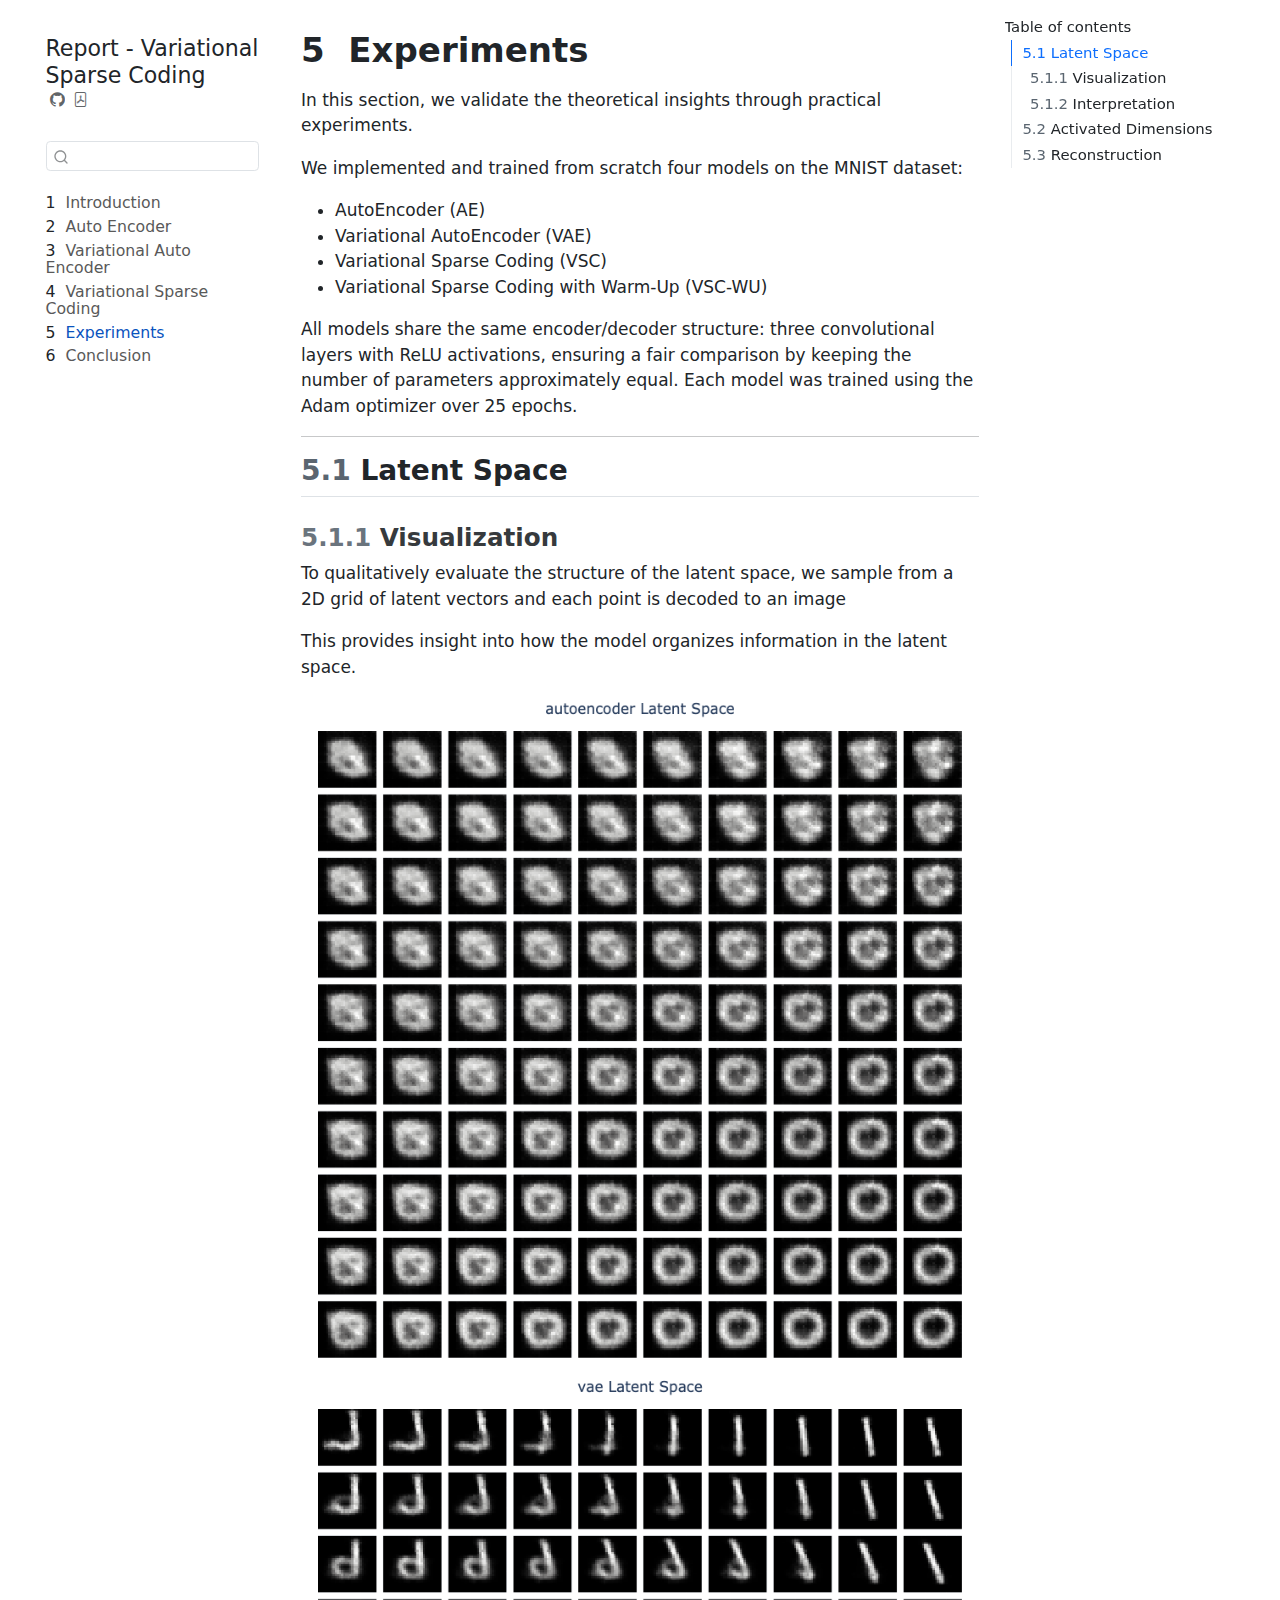
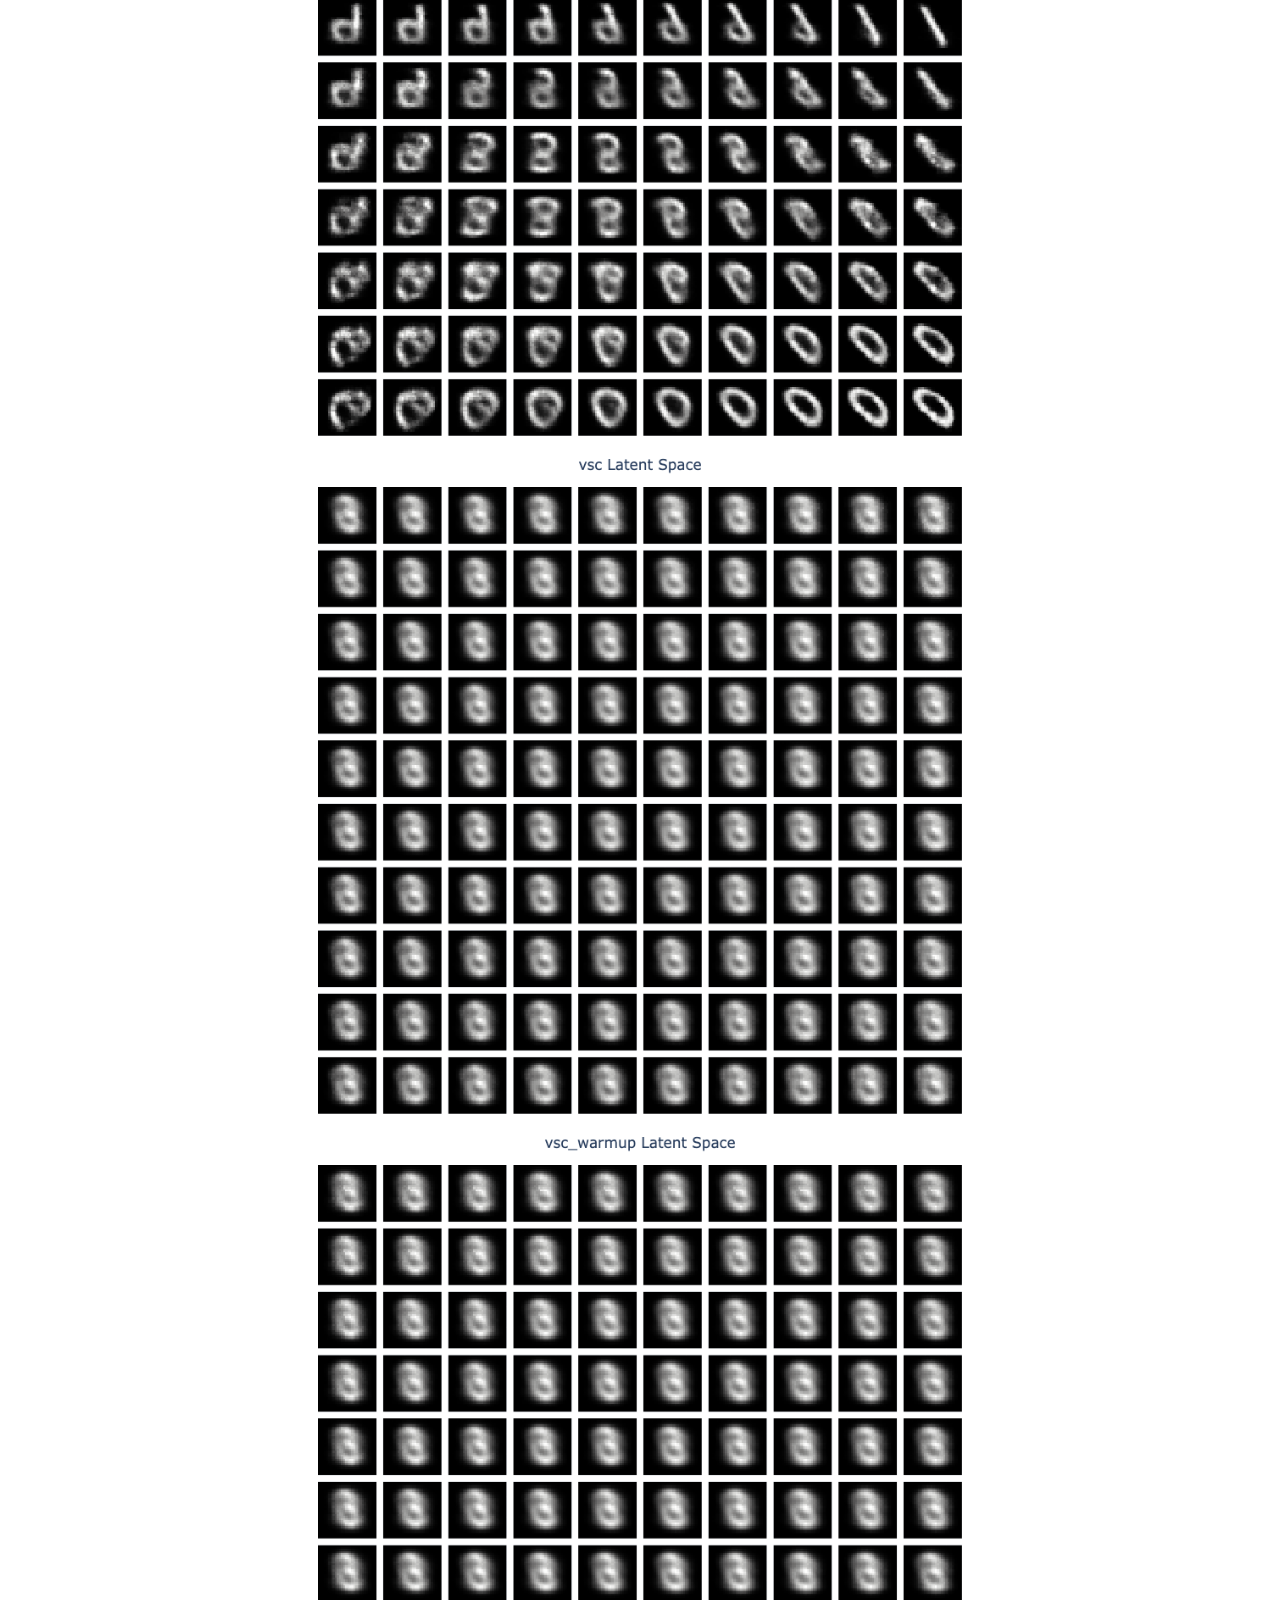
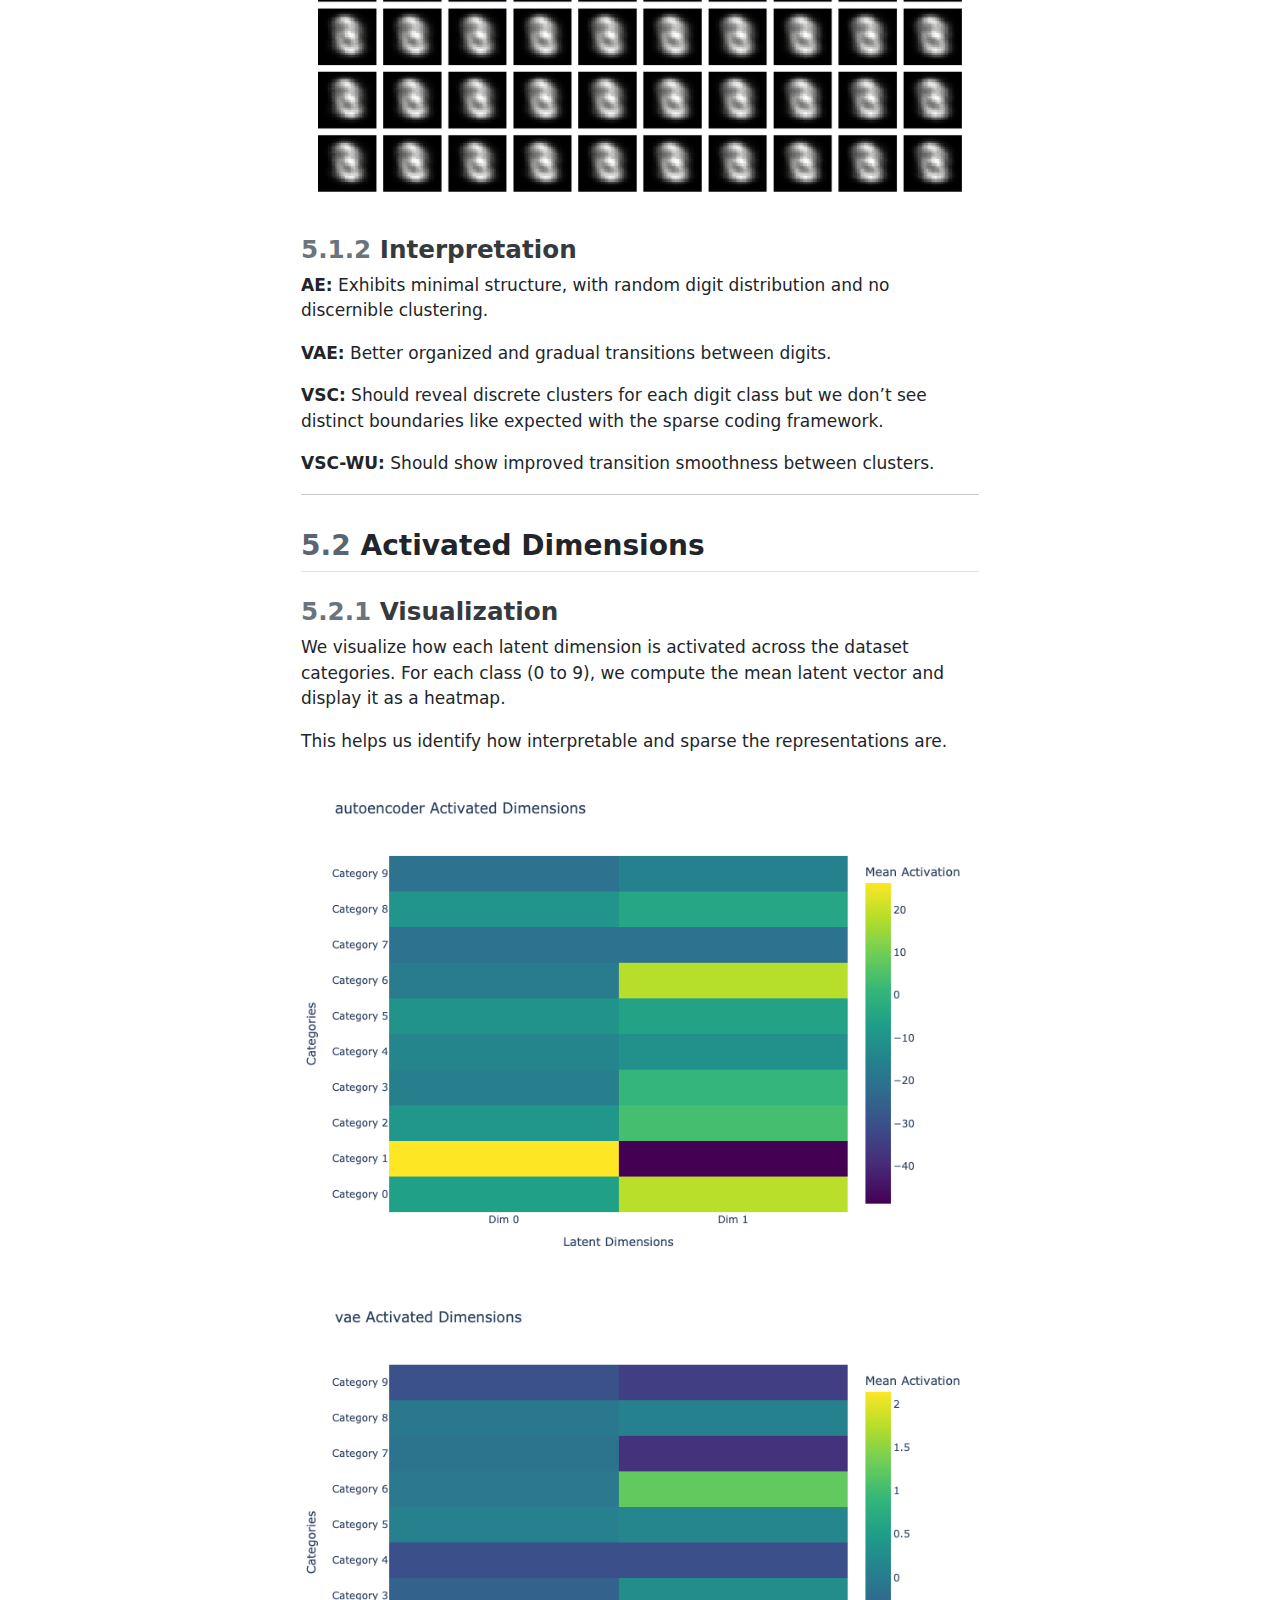
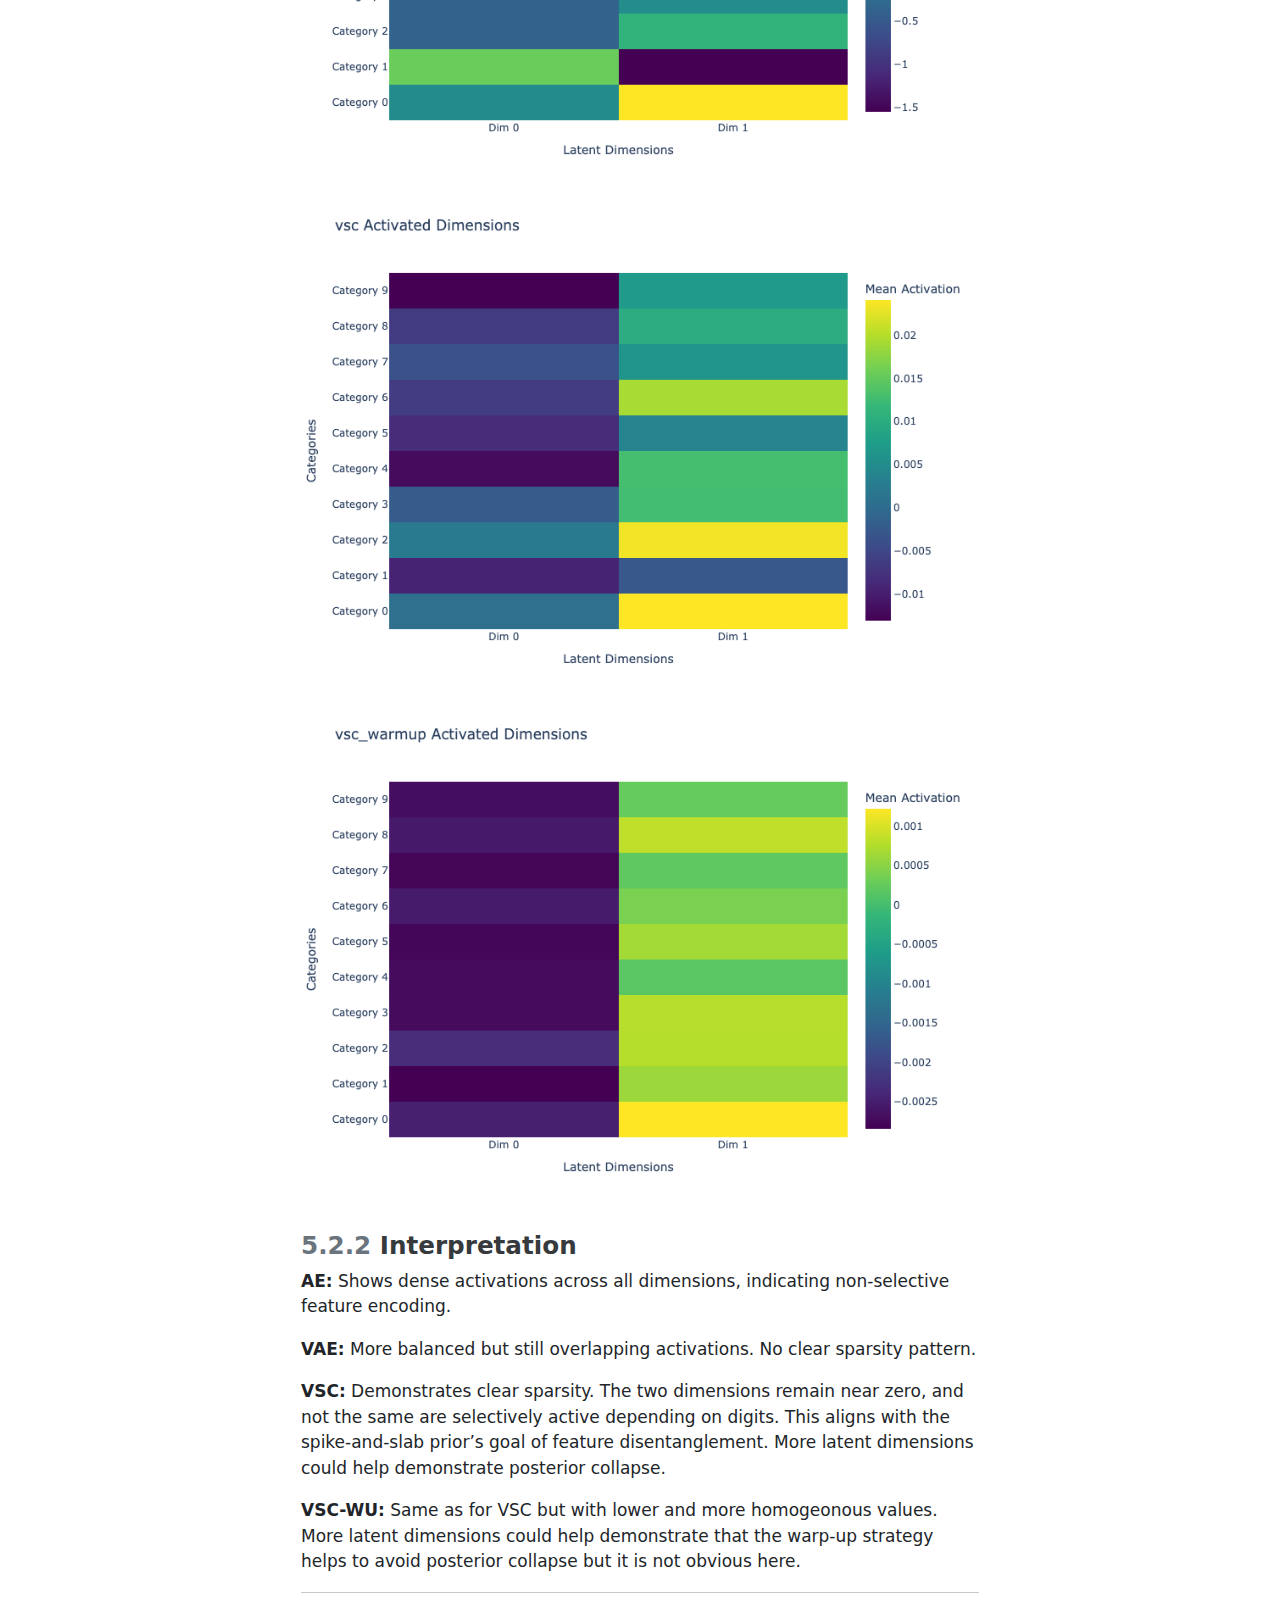
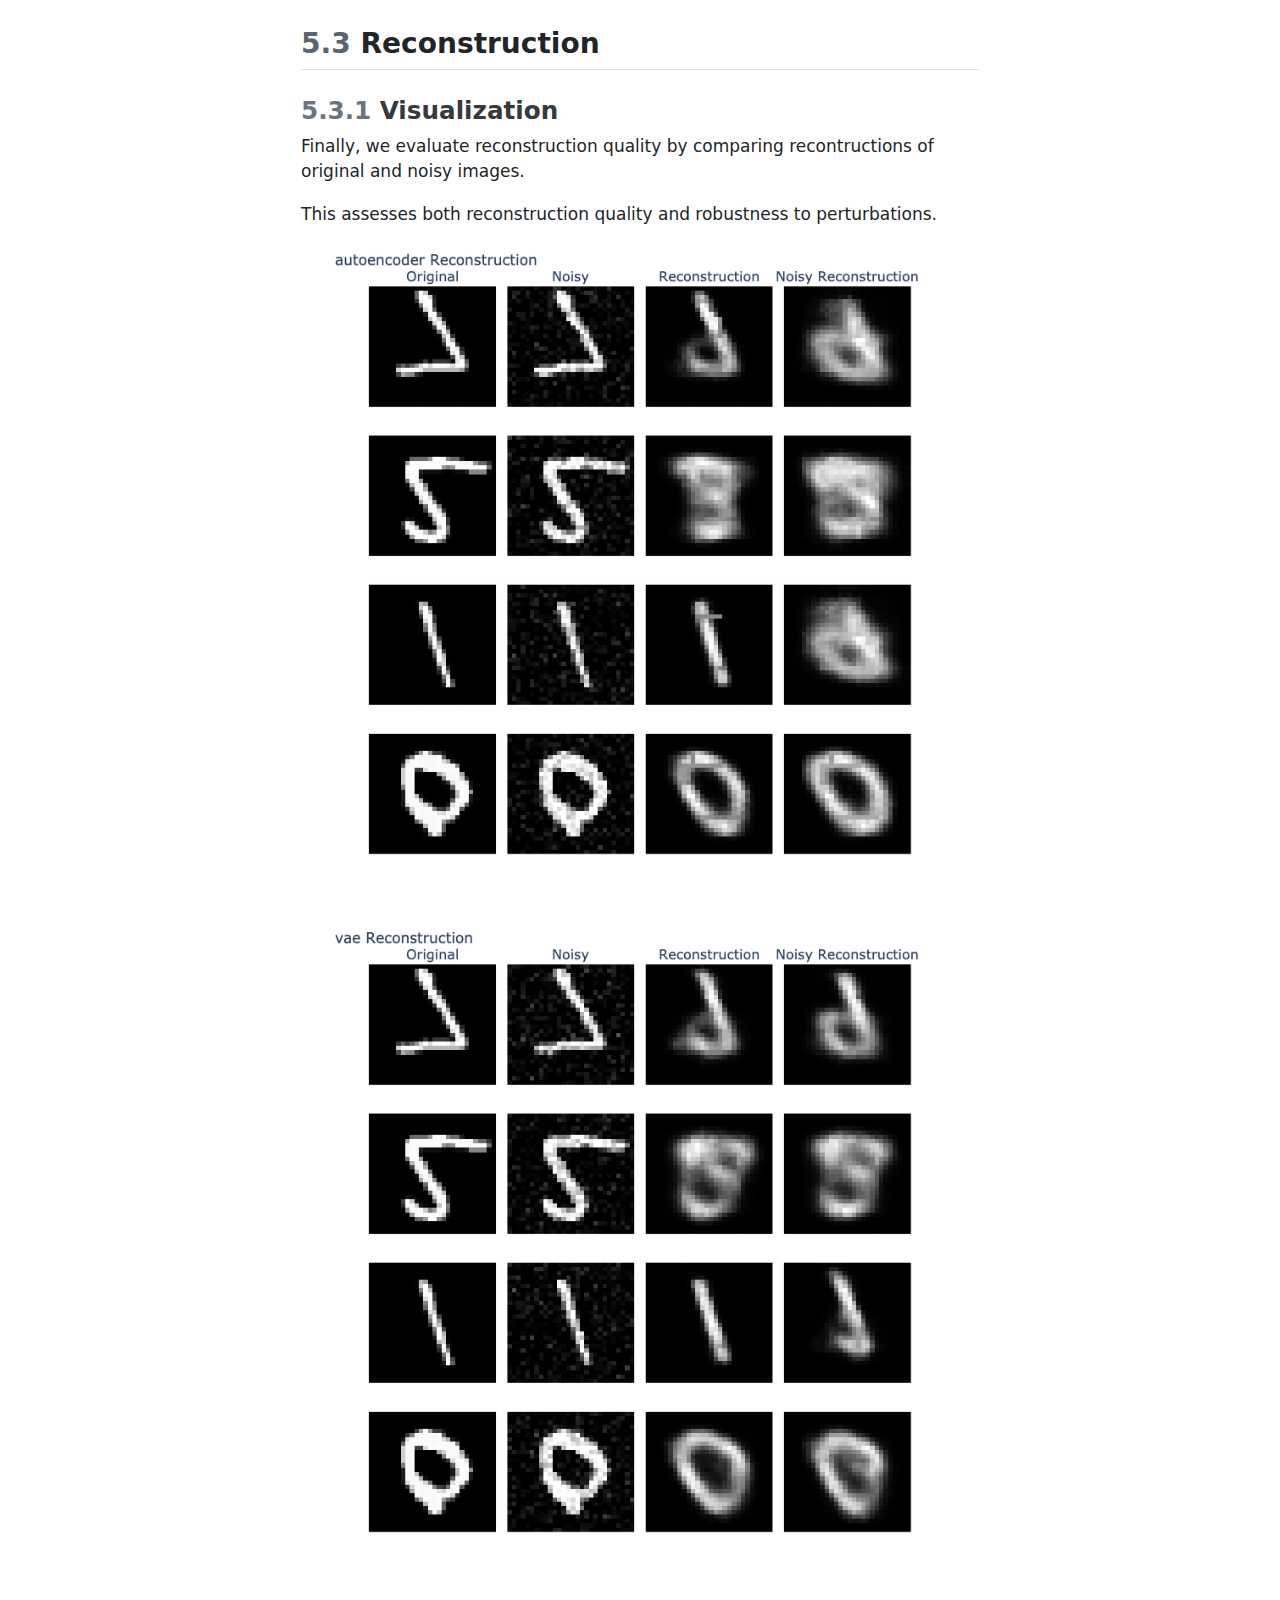
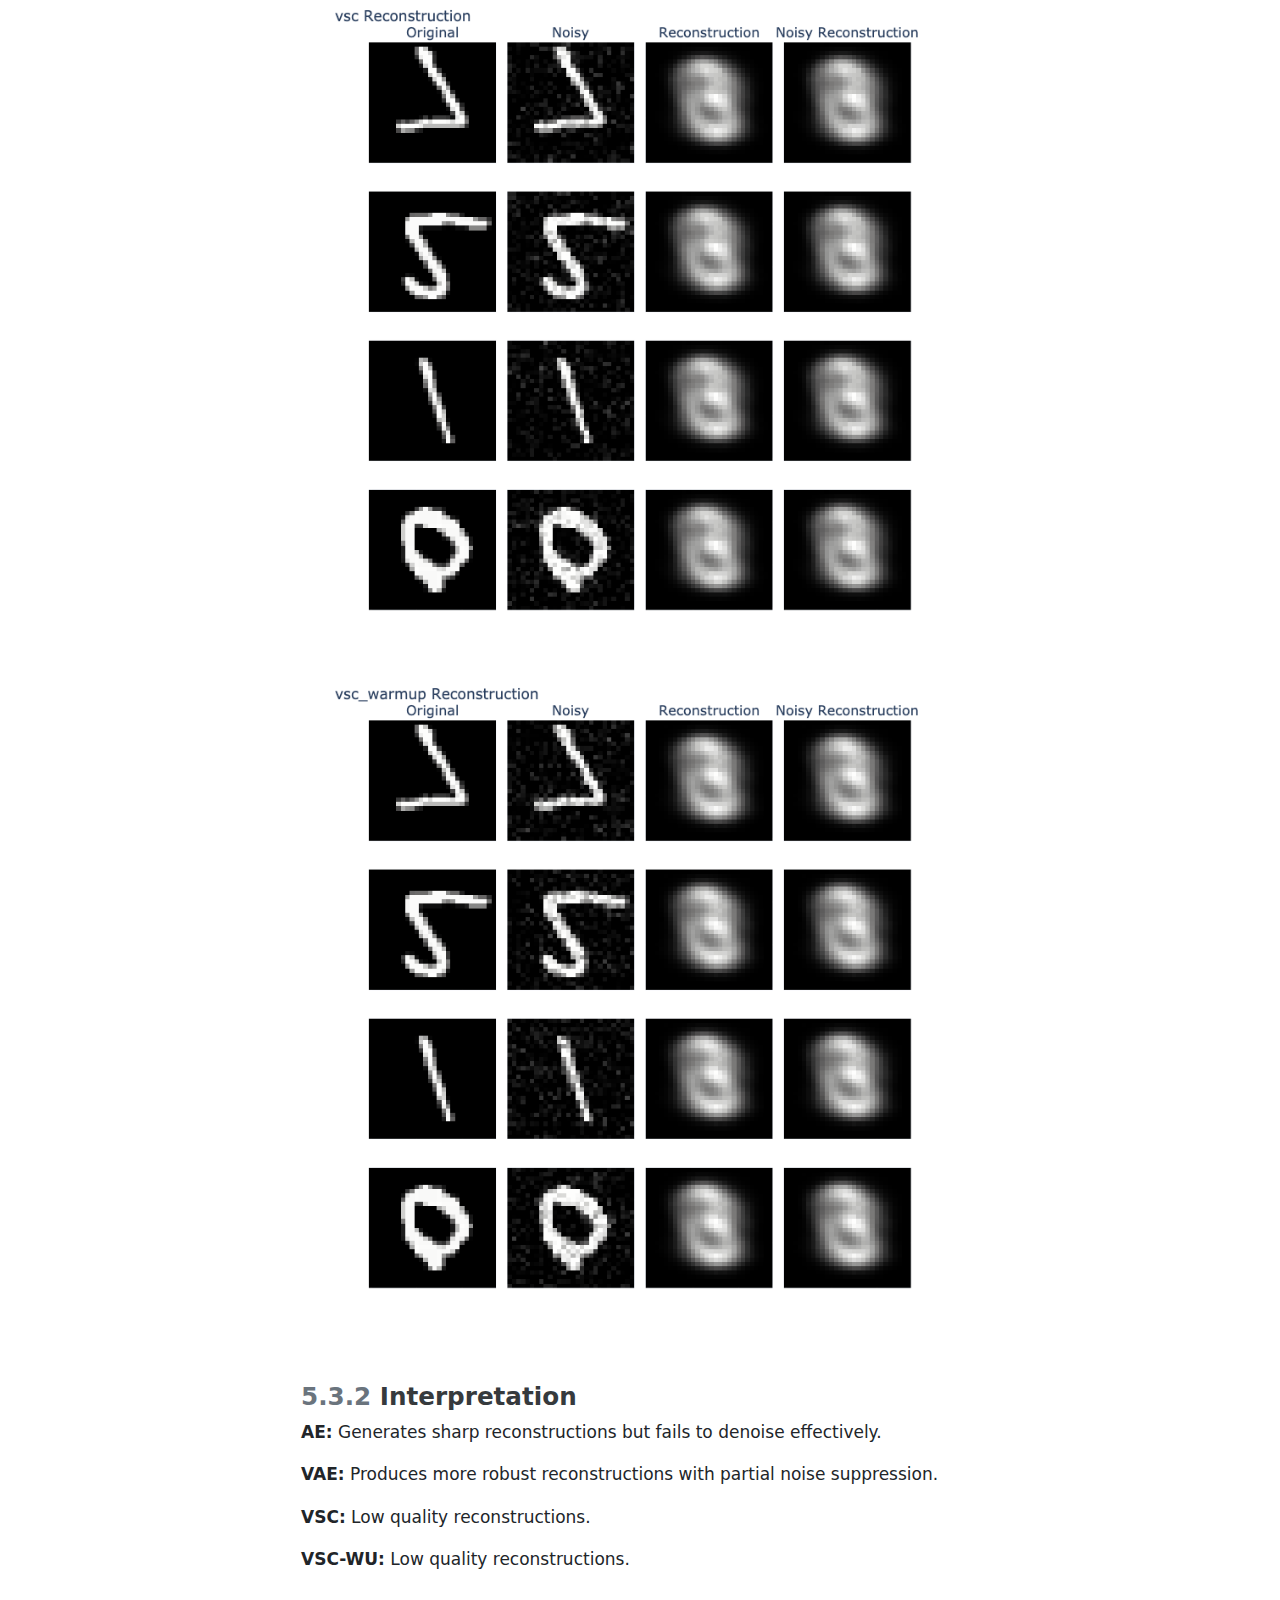
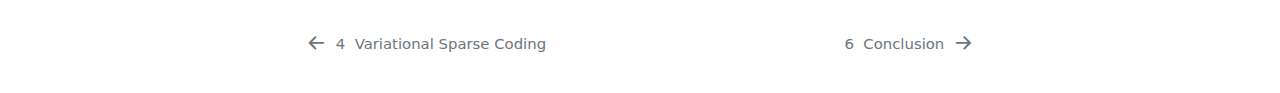
<file: docs/experiments.html>
<!DOCTYPE html>
<html xmlns="http://www.w3.org/1999/xhtml" lang="en" xml:lang="en"><head>

<meta charset="utf-8">
<meta name="generator" content="quarto-1.4.538">

<meta name="viewport" content="width=device-width, initial-scale=1.0, user-scalable=yes">


<title>Report - Variational Sparse Coding - 5&nbsp; Experiments</title>
<style>
code{white-space: pre-wrap;}
span.smallcaps{font-variant: small-caps;}
div.columns{display: flex; gap: min(4vw, 1.5em);}
div.column{flex: auto; overflow-x: auto;}
div.hanging-indent{margin-left: 1.5em; text-indent: -1.5em;}
ul.task-list{list-style: none;}
ul.task-list li input[type="checkbox"] {
  width: 0.8em;
  margin: 0 0.8em 0.2em -1em; /* quarto-specific, see https://github.com/quarto-dev/quarto-cli/issues/4556 */ 
  vertical-align: middle;
}
</style>


<script src="site_libs/quarto-nav/quarto-nav.js"></script>
<script src="site_libs/quarto-nav/headroom.min.js"></script>
<script src="site_libs/clipboard/clipboard.min.js"></script>
<script src="site_libs/quarto-search/autocomplete.umd.js"></script>
<script src="site_libs/quarto-search/fuse.min.js"></script>
<script src="site_libs/quarto-search/quarto-search.js"></script>
<meta name="quarto:offset" content="./">
<link href="./conclusion.html" rel="next">
<link href="./vsc.html" rel="prev">
<script src="site_libs/quarto-html/quarto.js"></script>
<script src="site_libs/quarto-html/popper.min.js"></script>
<script src="site_libs/quarto-html/tippy.umd.min.js"></script>
<script src="site_libs/quarto-html/anchor.min.js"></script>
<link href="site_libs/quarto-html/tippy.css" rel="stylesheet">
<link href="site_libs/quarto-html/quarto-syntax-highlighting.css" rel="stylesheet" id="quarto-text-highlighting-styles">
<script src="site_libs/bootstrap/bootstrap.min.js"></script>
<link href="site_libs/bootstrap/bootstrap-icons.css" rel="stylesheet">
<link href="site_libs/bootstrap/bootstrap.min.css" rel="stylesheet" id="quarto-bootstrap" data-mode="light">
<script id="quarto-search-options" type="application/json">{
  "location": "sidebar",
  "copy-button": false,
  "collapse-after": 3,
  "panel-placement": "start",
  "type": "textbox",
  "limit": 50,
  "keyboard-shortcut": [
    "f",
    "/",
    "s"
  ],
  "show-item-context": false,
  "language": {
    "search-no-results-text": "No results",
    "search-matching-documents-text": "matching documents",
    "search-copy-link-title": "Copy link to search",
    "search-hide-matches-text": "Hide additional matches",
    "search-more-match-text": "more match in this document",
    "search-more-matches-text": "more matches in this document",
    "search-clear-button-title": "Clear",
    "search-text-placeholder": "",
    "search-detached-cancel-button-title": "Cancel",
    "search-submit-button-title": "Submit",
    "search-label": "Search"
  }
}</script>


</head>

<body class="nav-sidebar floating">

<div id="quarto-search-results"></div>
  <header id="quarto-header" class="headroom fixed-top">
  <nav class="quarto-secondary-nav">
    <div class="container-fluid d-flex">
      <button type="button" class="quarto-btn-toggle btn" data-bs-toggle="collapse" data-bs-target=".quarto-sidebar-collapse-item" aria-controls="quarto-sidebar" aria-expanded="false" aria-label="Toggle sidebar navigation" onclick="if (window.quartoToggleHeadroom) { window.quartoToggleHeadroom(); }">
        <i class="bi bi-layout-text-sidebar-reverse"></i>
      </button>
        <nav class="quarto-page-breadcrumbs" aria-label="breadcrumb"><ol class="breadcrumb"><li class="breadcrumb-item"><a href="./experiments.html"><span class="chapter-number">5</span>&nbsp; <span class="chapter-title">Experiments</span></a></li></ol></nav>
        <a class="flex-grow-1" role="button" data-bs-toggle="collapse" data-bs-target=".quarto-sidebar-collapse-item" aria-controls="quarto-sidebar" aria-expanded="false" aria-label="Toggle sidebar navigation" onclick="if (window.quartoToggleHeadroom) { window.quartoToggleHeadroom(); }">      
        </a>
      <button type="button" class="btn quarto-search-button" aria-label="" onclick="window.quartoOpenSearch();">
        <i class="bi bi-search"></i>
      </button>
    </div>
  </nav>
</header>
<!-- content -->
<div id="quarto-content" class="quarto-container page-columns page-rows-contents page-layout-article">
<!-- sidebar -->
  <nav id="quarto-sidebar" class="sidebar collapse collapse-horizontal quarto-sidebar-collapse-item sidebar-navigation floating overflow-auto">
    <div class="pt-lg-2 mt-2 text-left sidebar-header">
    <div class="sidebar-title mb-0 py-0">
      <a href="./">Report - Variational Sparse Coding</a> 
        <div class="sidebar-tools-main">
    <a href="https://github.com/your-username/your-repo-namehttps://github.com/Ophiase/VSC-For-Sparse-VAE" title="Source Code" class="quarto-navigation-tool px-1" aria-label="Source Code"><i class="bi bi-github"></i></a>
    <a href="./Report---Variational-Sparse-Coding.pdf" title="Download PDF" class="quarto-navigation-tool px-1" aria-label="Download PDF"><i class="bi bi-file-pdf"></i></a>
</div>
    </div>
      </div>
        <div class="mt-2 flex-shrink-0 align-items-center">
        <div class="sidebar-search">
        <div id="quarto-search" class="" title="Search"></div>
        </div>
        </div>
    <div class="sidebar-menu-container"> 
    <ul class="list-unstyled mt-1">
        <li class="sidebar-item">
  <div class="sidebar-item-container"> 
  <a href="./index.html" class="sidebar-item-text sidebar-link">
 <span class="menu-text"><span class="chapter-number">1</span>&nbsp; <span class="chapter-title">Introduction</span></span></a>
  </div>
</li>
        <li class="sidebar-item">
  <div class="sidebar-item-container"> 
  <a href="./autoencoder.html" class="sidebar-item-text sidebar-link">
 <span class="menu-text"><span class="chapter-number">2</span>&nbsp; <span class="chapter-title">Auto Encoder</span></span></a>
  </div>
</li>
        <li class="sidebar-item">
  <div class="sidebar-item-container"> 
  <a href="./vae.html" class="sidebar-item-text sidebar-link">
 <span class="menu-text"><span class="chapter-number">3</span>&nbsp; <span class="chapter-title">Variational Auto Encoder</span></span></a>
  </div>
</li>
        <li class="sidebar-item">
  <div class="sidebar-item-container"> 
  <a href="./vsc.html" class="sidebar-item-text sidebar-link">
 <span class="menu-text"><span class="chapter-number">4</span>&nbsp; <span class="chapter-title">Variational Sparse Coding</span></span></a>
  </div>
</li>
        <li class="sidebar-item">
  <div class="sidebar-item-container"> 
  <a href="./experiments.html" class="sidebar-item-text sidebar-link active">
 <span class="menu-text"><span class="chapter-number">5</span>&nbsp; <span class="chapter-title">Experiments</span></span></a>
  </div>
</li>
        <li class="sidebar-item">
  <div class="sidebar-item-container"> 
  <a href="./conclusion.html" class="sidebar-item-text sidebar-link">
 <span class="menu-text"><span class="chapter-number">6</span>&nbsp; <span class="chapter-title">Conclusion</span></span></a>
  </div>
</li>
    </ul>
    </div>
</nav>
<div id="quarto-sidebar-glass" class="quarto-sidebar-collapse-item" data-bs-toggle="collapse" data-bs-target=".quarto-sidebar-collapse-item"></div>
<!-- margin-sidebar -->
    <div id="quarto-margin-sidebar" class="sidebar margin-sidebar">
        <nav id="TOC" role="doc-toc" class="toc-active">
    <h2 id="toc-title">Table of contents</h2>
   
  <ul>
  <li><a href="#latent-space" id="toc-latent-space" class="nav-link active" data-scroll-target="#latent-space"><span class="header-section-number">5.1</span> Latent Space</a>
  <ul class="collapse">
  <li><a href="#visualization" id="toc-visualization" class="nav-link" data-scroll-target="#visualization"><span class="header-section-number">5.1.1</span> Visualization</a></li>
  <li><a href="#interpretation" id="toc-interpretation" class="nav-link" data-scroll-target="#interpretation"><span class="header-section-number">5.1.2</span> Interpretation</a></li>
  </ul></li>
  <li><a href="#activated-dimensions" id="toc-activated-dimensions" class="nav-link" data-scroll-target="#activated-dimensions"><span class="header-section-number">5.2</span> Activated Dimensions</a>
  <ul class="collapse">
  <li><a href="#visualization-1" id="toc-visualization-1" class="nav-link" data-scroll-target="#visualization-1"><span class="header-section-number">5.2.1</span> Visualization</a></li>
  <li><a href="#interpretation-1" id="toc-interpretation-1" class="nav-link" data-scroll-target="#interpretation-1"><span class="header-section-number">5.2.2</span> Interpretation</a></li>
  </ul></li>
  <li><a href="#reconstruction" id="toc-reconstruction" class="nav-link" data-scroll-target="#reconstruction"><span class="header-section-number">5.3</span> Reconstruction</a>
  <ul class="collapse">
  <li><a href="#visualization-2" id="toc-visualization-2" class="nav-link" data-scroll-target="#visualization-2"><span class="header-section-number">5.3.1</span> Visualization</a></li>
  <li><a href="#interpretation-2" id="toc-interpretation-2" class="nav-link" data-scroll-target="#interpretation-2"><span class="header-section-number">5.3.2</span> Interpretation</a></li>
  </ul></li>
  </ul>
</nav>
    </div>
<!-- main -->
<main class="content" id="quarto-document-content">

<header id="title-block-header" class="quarto-title-block default">
<div class="quarto-title">
<h1 class="title"><span class="chapter-number">5</span>&nbsp; <span class="chapter-title">Experiments</span></h1>
</div>



<div class="quarto-title-meta">

    
  
    
  </div>
  


</header>


<p>In this section, we validate the theoretical insights through practical experiments.</p>
<p>We implemented and trained from scratch four models on the MNIST dataset:</p>
<ul>
<li>AutoEncoder (AE)</li>
<li>Variational AutoEncoder (VAE)<br>
</li>
<li>Variational Sparse Coding (VSC)<br>
</li>
<li>Variational Sparse Coding with Warm-Up (VSC-WU)</li>
</ul>
<p>All models share the same encoder/decoder structure: three convolutional layers with ReLU activations, ensuring a fair comparison by keeping the number of parameters approximately equal. Each model was trained using the Adam optimizer over 25 epochs.</p>
<hr>
<section id="latent-space" class="level2" data-number="5.1">
<h2 data-number="5.1" class="anchored" data-anchor-id="latent-space"><span class="header-section-number">5.1</span> Latent Space</h2>
<section id="visualization" class="level3" data-number="5.1.1">
<h3 data-number="5.1.1" class="anchored" data-anchor-id="visualization"><span class="header-section-number">5.1.1</span> Visualization</h3>
<p>To qualitatively evaluate the structure of the latent space, we sample from a 2D grid of latent vectors and each point is decoded to an image</p>
<p>This provides insight into how the model organizes information in the latent space.</p>
<p><img src="assets/graphics/autoencoder/latent_space.png" class="img-fluid" alt="AE Latent Space"> <img src="assets/graphics/vae/latent_space.png" class="img-fluid" alt="VAE Latent Space"> <img src="assets/graphics/vsc/latent_space.png" class="img-fluid" alt="VSC Latent Space"> <img src="assets/graphics/vsc_warmup/latent_space.png" class="img-fluid" alt="VSC-WU Latent Space"></p>
</section>
<section id="interpretation" class="level3" data-number="5.1.2">
<h3 data-number="5.1.2" class="anchored" data-anchor-id="interpretation"><span class="header-section-number">5.1.2</span> Interpretation</h3>
<p><strong>AE:</strong> Exhibits minimal structure, with random digit distribution and no discernible clustering.</p>
<p><strong>VAE:</strong> Better organized and gradual transitions between digits.</p>
<p><strong>VSC:</strong> Should reveal discrete clusters for each digit class but we don’t see distinct boundaries like expected with the sparse coding framework.</p>
<p><strong>VSC-WU:</strong> Should show improved transition smoothness between clusters.</p>
<hr>
</section>
</section>
<section id="activated-dimensions" class="level2" data-number="5.2">
<h2 data-number="5.2" class="anchored" data-anchor-id="activated-dimensions"><span class="header-section-number">5.2</span> Activated Dimensions</h2>
<section id="visualization-1" class="level3" data-number="5.2.1">
<h3 data-number="5.2.1" class="anchored" data-anchor-id="visualization-1"><span class="header-section-number">5.2.1</span> Visualization</h3>
<p>We visualize how each latent dimension is activated across the dataset categories. For each class (0 to 9), we compute the mean latent vector and display it as a heatmap.</p>
<p>This helps us identify how interpretable and sparse the representations are.</p>
<p><img src="assets/graphics/autoencoder/activated_dimensions.png" class="img-fluid" alt="AE Activated Dimensions"> <img src="assets/graphics/vae/activated_dimensions.png" class="img-fluid" alt="VAE Activated Dimensions"> <img src="assets/graphics/vsc/activated_dimensions.png" class="img-fluid" alt="VSC Activated Dimensions"> <img src="assets/graphics/vsc_warmup/activated_dimensions.png" class="img-fluid" alt="VSC-WU Activated Dimensions"></p>
</section>
<section id="interpretation-1" class="level3" data-number="5.2.2">
<h3 data-number="5.2.2" class="anchored" data-anchor-id="interpretation-1"><span class="header-section-number">5.2.2</span> Interpretation</h3>
<p><strong>AE:</strong> Shows dense activations across all dimensions, indicating non-selective feature encoding.</p>
<p><strong>VAE:</strong> More balanced but still overlapping activations. No clear sparsity pattern.</p>
<p><strong>VSC:</strong> Demonstrates clear sparsity. The two dimensions remain near zero, and not the same are selectively active depending on digits. This aligns with the spike-and-slab prior’s goal of feature disentanglement. More latent dimensions could help demonstrate posterior collapse.</p>
<p><strong>VSC-WU:</strong> Same as for VSC but with lower and more homogeonous values. More latent dimensions could help demonstrate that the warp-up strategy helps to avoid posterior collapse but it is not obvious here.</p>
<hr>
</section>
</section>
<section id="reconstruction" class="level2" data-number="5.3">
<h2 data-number="5.3" class="anchored" data-anchor-id="reconstruction"><span class="header-section-number">5.3</span> Reconstruction</h2>
<section id="visualization-2" class="level3" data-number="5.3.1">
<h3 data-number="5.3.1" class="anchored" data-anchor-id="visualization-2"><span class="header-section-number">5.3.1</span> Visualization</h3>
<p>Finally, we evaluate reconstruction quality by comparing recontructions of original and noisy images.</p>
<p>This assesses both reconstruction quality and robustness to perturbations.</p>
<p><img src="assets/graphics/autoencoder/reconstruction.png" class="img-fluid" alt="AE Reconstructions"> <img src="assets/graphics/vae/reconstruction.png" class="img-fluid" alt="VAE Reconstructions"> <img src="assets/graphics/vsc/reconstruction.png" class="img-fluid" alt="VSC Reconstructions"> <img src="assets/graphics/vsc_warmup/reconstruction.png" class="img-fluid" alt="VSC-WU Reconstructions"></p>
</section>
<section id="interpretation-2" class="level3" data-number="5.3.2">
<h3 data-number="5.3.2" class="anchored" data-anchor-id="interpretation-2"><span class="header-section-number">5.3.2</span> Interpretation</h3>
<p><strong>AE:</strong> Generates sharp reconstructions but fails to denoise effectively.</p>
<p><strong>VAE:</strong> Produces more robust reconstructions with partial noise suppression.</p>
<p><strong>VSC:</strong> Low quality reconstructions.</p>
<p><strong>VSC-WU:</strong> Low quality reconstructions.</p>


</section>
</section>

</main> <!-- /main -->
<script id="quarto-html-after-body" type="application/javascript">
window.document.addEventListener("DOMContentLoaded", function (event) {
  const toggleBodyColorMode = (bsSheetEl) => {
    const mode = bsSheetEl.getAttribute("data-mode");
    const bodyEl = window.document.querySelector("body");
    if (mode === "dark") {
      bodyEl.classList.add("quarto-dark");
      bodyEl.classList.remove("quarto-light");
    } else {
      bodyEl.classList.add("quarto-light");
      bodyEl.classList.remove("quarto-dark");
    }
  }
  const toggleBodyColorPrimary = () => {
    const bsSheetEl = window.document.querySelector("link#quarto-bootstrap");
    if (bsSheetEl) {
      toggleBodyColorMode(bsSheetEl);
    }
  }
  toggleBodyColorPrimary();  
  const icon = "";
  const anchorJS = new window.AnchorJS();
  anchorJS.options = {
    placement: 'right',
    icon: icon
  };
  anchorJS.add('.anchored');
  const isCodeAnnotation = (el) => {
    for (const clz of el.classList) {
      if (clz.startsWith('code-annotation-')) {                     
        return true;
      }
    }
    return false;
  }
  const clipboard = new window.ClipboardJS('.code-copy-button', {
    text: function(trigger) {
      const codeEl = trigger.previousElementSibling.cloneNode(true);
      for (const childEl of codeEl.children) {
        if (isCodeAnnotation(childEl)) {
          childEl.remove();
        }
      }
      return codeEl.innerText;
    }
  });
  clipboard.on('success', function(e) {
    // button target
    const button = e.trigger;
    // don't keep focus
    button.blur();
    // flash "checked"
    button.classList.add('code-copy-button-checked');
    var currentTitle = button.getAttribute("title");
    button.setAttribute("title", "Copied!");
    let tooltip;
    if (window.bootstrap) {
      button.setAttribute("data-bs-toggle", "tooltip");
      button.setAttribute("data-bs-placement", "left");
      button.setAttribute("data-bs-title", "Copied!");
      tooltip = new bootstrap.Tooltip(button, 
        { trigger: "manual", 
          customClass: "code-copy-button-tooltip",
          offset: [0, -8]});
      tooltip.show();    
    }
    setTimeout(function() {
      if (tooltip) {
        tooltip.hide();
        button.removeAttribute("data-bs-title");
        button.removeAttribute("data-bs-toggle");
        button.removeAttribute("data-bs-placement");
      }
      button.setAttribute("title", currentTitle);
      button.classList.remove('code-copy-button-checked');
    }, 1000);
    // clear code selection
    e.clearSelection();
  });
  function tippyHover(el, contentFn, onTriggerFn, onUntriggerFn) {
    const config = {
      allowHTML: true,
      maxWidth: 500,
      delay: 100,
      arrow: false,
      appendTo: function(el) {
          return el.parentElement;
      },
      interactive: true,
      interactiveBorder: 10,
      theme: 'quarto',
      placement: 'bottom-start',
    };
    if (contentFn) {
      config.content = contentFn;
    }
    if (onTriggerFn) {
      config.onTrigger = onTriggerFn;
    }
    if (onUntriggerFn) {
      config.onUntrigger = onUntriggerFn;
    }
    window.tippy(el, config); 
  }
  const noterefs = window.document.querySelectorAll('a[role="doc-noteref"]');
  for (var i=0; i<noterefs.length; i++) {
    const ref = noterefs[i];
    tippyHover(ref, function() {
      // use id or data attribute instead here
      let href = ref.getAttribute('data-footnote-href') || ref.getAttribute('href');
      try { href = new URL(href).hash; } catch {}
      const id = href.replace(/^#\/?/, "");
      const note = window.document.getElementById(id);
      return note.innerHTML;
    });
  }
  const xrefs = window.document.querySelectorAll('a.quarto-xref');
  const processXRef = (id, note) => {
    // Strip column container classes
    const stripColumnClz = (el) => {
      el.classList.remove("page-full", "page-columns");
      if (el.children) {
        for (const child of el.children) {
          stripColumnClz(child);
        }
      }
    }
    stripColumnClz(note)
    if (id === null || id.startsWith('sec-')) {
      // Special case sections, only their first couple elements
      const container = document.createElement("div");
      if (note.children && note.children.length > 2) {
        container.appendChild(note.children[0].cloneNode(true));
        for (let i = 1; i < note.children.length; i++) {
          const child = note.children[i];
          if (child.tagName === "P" && child.innerText === "") {
            continue;
          } else {
            container.appendChild(child.cloneNode(true));
            break;
          }
        }
        if (window.Quarto?.typesetMath) {
          window.Quarto.typesetMath(container);
        }
        return container.innerHTML
      } else {
        if (window.Quarto?.typesetMath) {
          window.Quarto.typesetMath(note);
        }
        return note.innerHTML;
      }
    } else {
      // Remove any anchor links if they are present
      const anchorLink = note.querySelector('a.anchorjs-link');
      if (anchorLink) {
        anchorLink.remove();
      }
      if (window.Quarto?.typesetMath) {
        window.Quarto.typesetMath(note);
      }
      return note.innerHTML;
    }
  }
  for (var i=0; i<xrefs.length; i++) {
    const xref = xrefs[i];
    tippyHover(xref, undefined, function(instance) {
      instance.disable();
      let url = xref.getAttribute('href');
      let hash = undefined; 
      if (url.startsWith('#')) {
        hash = url;
      } else {
        try { hash = new URL(url).hash; } catch {}
      }
      if (hash) {
        const id = hash.replace(/^#\/?/, "");
        const note = window.document.getElementById(id);
        if (note !== null) {
          try {
            const html = processXRef(id, note.cloneNode(true));
            instance.setContent(html);
          } finally {
            instance.enable();
            instance.show();
          }
        } else {
          // See if we can fetch this
          fetch(url.split('#')[0])
          .then(res => res.text())
          .then(html => {
            const parser = new DOMParser();
            const htmlDoc = parser.parseFromString(html, "text/html");
            const note = htmlDoc.getElementById(id);
            if (note !== null) {
              const html = processXRef(id, note);
              instance.setContent(html);
            } 
          }).finally(() => {
            instance.enable();
            instance.show();
          });
        }
      } else {
        // See if we can fetch a full url (with no hash to target)
        // This is a special case and we should probably do some content thinning / targeting
        fetch(url)
        .then(res => res.text())
        .then(html => {
          const parser = new DOMParser();
          const htmlDoc = parser.parseFromString(html, "text/html");
          const note = htmlDoc.querySelector('main.content');
          if (note !== null) {
            // This should only happen for chapter cross references
            // (since there is no id in the URL)
            // remove the first header
            if (note.children.length > 0 && note.children[0].tagName === "HEADER") {
              note.children[0].remove();
            }
            const html = processXRef(null, note);
            instance.setContent(html);
          } 
        }).finally(() => {
          instance.enable();
          instance.show();
        });
      }
    }, function(instance) {
    });
  }
      let selectedAnnoteEl;
      const selectorForAnnotation = ( cell, annotation) => {
        let cellAttr = 'data-code-cell="' + cell + '"';
        let lineAttr = 'data-code-annotation="' +  annotation + '"';
        const selector = 'span[' + cellAttr + '][' + lineAttr + ']';
        return selector;
      }
      const selectCodeLines = (annoteEl) => {
        const doc = window.document;
        const targetCell = annoteEl.getAttribute("data-target-cell");
        const targetAnnotation = annoteEl.getAttribute("data-target-annotation");
        const annoteSpan = window.document.querySelector(selectorForAnnotation(targetCell, targetAnnotation));
        const lines = annoteSpan.getAttribute("data-code-lines").split(",");
        const lineIds = lines.map((line) => {
          return targetCell + "-" + line;
        })
        let top = null;
        let height = null;
        let parent = null;
        if (lineIds.length > 0) {
            //compute the position of the single el (top and bottom and make a div)
            const el = window.document.getElementById(lineIds[0]);
            top = el.offsetTop;
            height = el.offsetHeight;
            parent = el.parentElement.parentElement;
          if (lineIds.length > 1) {
            const lastEl = window.document.getElementById(lineIds[lineIds.length - 1]);
            const bottom = lastEl.offsetTop + lastEl.offsetHeight;
            height = bottom - top;
          }
          if (top !== null && height !== null && parent !== null) {
            // cook up a div (if necessary) and position it 
            let div = window.document.getElementById("code-annotation-line-highlight");
            if (div === null) {
              div = window.document.createElement("div");
              div.setAttribute("id", "code-annotation-line-highlight");
              div.style.position = 'absolute';
              parent.appendChild(div);
            }
            div.style.top = top - 2 + "px";
            div.style.height = height + 4 + "px";
            div.style.left = 0;
            let gutterDiv = window.document.getElementById("code-annotation-line-highlight-gutter");
            if (gutterDiv === null) {
              gutterDiv = window.document.createElement("div");
              gutterDiv.setAttribute("id", "code-annotation-line-highlight-gutter");
              gutterDiv.style.position = 'absolute';
              const codeCell = window.document.getElementById(targetCell);
              const gutter = codeCell.querySelector('.code-annotation-gutter');
              gutter.appendChild(gutterDiv);
            }
            gutterDiv.style.top = top - 2 + "px";
            gutterDiv.style.height = height + 4 + "px";
          }
          selectedAnnoteEl = annoteEl;
        }
      };
      const unselectCodeLines = () => {
        const elementsIds = ["code-annotation-line-highlight", "code-annotation-line-highlight-gutter"];
        elementsIds.forEach((elId) => {
          const div = window.document.getElementById(elId);
          if (div) {
            div.remove();
          }
        });
        selectedAnnoteEl = undefined;
      };
        // Handle positioning of the toggle
    window.addEventListener(
      "resize",
      throttle(() => {
        elRect = undefined;
        if (selectedAnnoteEl) {
          selectCodeLines(selectedAnnoteEl);
        }
      }, 10)
    );
    function throttle(fn, ms) {
    let throttle = false;
    let timer;
      return (...args) => {
        if(!throttle) { // first call gets through
            fn.apply(this, args);
            throttle = true;
        } else { // all the others get throttled
            if(timer) clearTimeout(timer); // cancel #2
            timer = setTimeout(() => {
              fn.apply(this, args);
              timer = throttle = false;
            }, ms);
        }
      };
    }
      // Attach click handler to the DT
      const annoteDls = window.document.querySelectorAll('dt[data-target-cell]');
      for (const annoteDlNode of annoteDls) {
        annoteDlNode.addEventListener('click', (event) => {
          const clickedEl = event.target;
          if (clickedEl !== selectedAnnoteEl) {
            unselectCodeLines();
            const activeEl = window.document.querySelector('dt[data-target-cell].code-annotation-active');
            if (activeEl) {
              activeEl.classList.remove('code-annotation-active');
            }
            selectCodeLines(clickedEl);
            clickedEl.classList.add('code-annotation-active');
          } else {
            // Unselect the line
            unselectCodeLines();
            clickedEl.classList.remove('code-annotation-active');
          }
        });
      }
  const findCites = (el) => {
    const parentEl = el.parentElement;
    if (parentEl) {
      const cites = parentEl.dataset.cites;
      if (cites) {
        return {
          el,
          cites: cites.split(' ')
        };
      } else {
        return findCites(el.parentElement)
      }
    } else {
      return undefined;
    }
  };
  var bibliorefs = window.document.querySelectorAll('a[role="doc-biblioref"]');
  for (var i=0; i<bibliorefs.length; i++) {
    const ref = bibliorefs[i];
    const citeInfo = findCites(ref);
    if (citeInfo) {
      tippyHover(citeInfo.el, function() {
        var popup = window.document.createElement('div');
        citeInfo.cites.forEach(function(cite) {
          var citeDiv = window.document.createElement('div');
          citeDiv.classList.add('hanging-indent');
          citeDiv.classList.add('csl-entry');
          var biblioDiv = window.document.getElementById('ref-' + cite);
          if (biblioDiv) {
            citeDiv.innerHTML = biblioDiv.innerHTML;
          }
          popup.appendChild(citeDiv);
        });
        return popup.innerHTML;
      });
    }
  }
});
</script>
<nav class="page-navigation">
  <div class="nav-page nav-page-previous">
      <a href="./vsc.html" class="pagination-link  aria-label=" &lt;span="" sparse="" coding&lt;="" span&gt;"="">
        <i class="bi bi-arrow-left-short"></i> <span class="nav-page-text"><span class="chapter-number">4</span>&nbsp; <span class="chapter-title">Variational Sparse Coding</span></span>
      </a>          
  </div>
  <div class="nav-page nav-page-next">
      <a href="./conclusion.html" class="pagination-link" aria-label="<span class='chapter-number'>6</span>&nbsp; <span class='chapter-title'>Conclusion</span>">
        <span class="nav-page-text"><span class="chapter-number">6</span>&nbsp; <span class="chapter-title">Conclusion</span></span> <i class="bi bi-arrow-right-short"></i>
      </a>
  </div>
</nav>
</div> <!-- /content -->




</body></html>
</file>
<file: docs/site_libs/quarto-html/tippy.css>
.tippy-box[data-animation=fade][data-state=hidden]{opacity:0}[data-tippy-root]{max-width:calc(100vw - 10px)}.tippy-box{position:relative;background-color:#333;color:#fff;border-radius:4px;font-size:14px;line-height:1.4;white-space:normal;outline:0;transition-property:transform,visibility,opacity}.tippy-box[data-placement^=top]>.tippy-arrow{bottom:0}.tippy-box[data-placement^=top]>.tippy-arrow:before{bottom:-7px;left:0;border-width:8px 8px 0;border-top-color:initial;transform-origin:center top}.tippy-box[data-placement^=bottom]>.tippy-arrow{top:0}.tippy-box[data-placement^=bottom]>.tippy-arrow:before{top:-7px;left:0;border-width:0 8px 8px;border-bottom-color:initial;transform-origin:center bottom}.tippy-box[data-placement^=left]>.tippy-arrow{right:0}.tippy-box[data-placement^=left]>.tippy-arrow:before{border-width:8px 0 8px 8px;border-left-color:initial;right:-7px;transform-origin:center left}.tippy-box[data-placement^=right]>.tippy-arrow{left:0}.tippy-box[data-placement^=right]>.tippy-arrow:before{left:-7px;border-width:8px 8px 8px 0;border-right-color:initial;transform-origin:center right}.tippy-box[data-inertia][data-state=visible]{transition-timing-function:cubic-bezier(.54,1.5,.38,1.11)}.tippy-arrow{width:16px;height:16px;color:#333}.tippy-arrow:before{content:"";position:absolute;border-color:transparent;border-style:solid}.tippy-content{position:relative;padding:5px 9px;z-index:1}
</file>
<file: docs/site_libs/quarto-html/quarto-syntax-highlighting.css>
/* quarto syntax highlight colors */
:root {
  --quarto-hl-ot-color: #003B4F;
  --quarto-hl-at-color: #657422;
  --quarto-hl-ss-color: #20794D;
  --quarto-hl-an-color: #5E5E5E;
  --quarto-hl-fu-color: #4758AB;
  --quarto-hl-st-color: #20794D;
  --quarto-hl-cf-color: #003B4F;
  --quarto-hl-op-color: #5E5E5E;
  --quarto-hl-er-color: #AD0000;
  --quarto-hl-bn-color: #AD0000;
  --quarto-hl-al-color: #AD0000;
  --quarto-hl-va-color: #111111;
  --quarto-hl-bu-color: inherit;
  --quarto-hl-ex-color: inherit;
  --quarto-hl-pp-color: #AD0000;
  --quarto-hl-in-color: #5E5E5E;
  --quarto-hl-vs-color: #20794D;
  --quarto-hl-wa-color: #5E5E5E;
  --quarto-hl-do-color: #5E5E5E;
  --quarto-hl-im-color: #00769E;
  --quarto-hl-ch-color: #20794D;
  --quarto-hl-dt-color: #AD0000;
  --quarto-hl-fl-color: #AD0000;
  --quarto-hl-co-color: #5E5E5E;
  --quarto-hl-cv-color: #5E5E5E;
  --quarto-hl-cn-color: #8f5902;
  --quarto-hl-sc-color: #5E5E5E;
  --quarto-hl-dv-color: #AD0000;
  --quarto-hl-kw-color: #003B4F;
}

/* other quarto variables */
:root {
  --quarto-font-monospace: SFMono-Regular, Menlo, Monaco, Consolas, "Liberation Mono", "Courier New", monospace;
}

pre > code.sourceCode > span {
  color: #003B4F;
}

code span {
  color: #003B4F;
}

code.sourceCode > span {
  color: #003B4F;
}

div.sourceCode,
div.sourceCode pre.sourceCode {
  color: #003B4F;
}

code span.ot {
  color: #003B4F;
  font-style: inherit;
}

code span.at {
  color: #657422;
  font-style: inherit;
}

code span.ss {
  color: #20794D;
  font-style: inherit;
}

code span.an {
  color: #5E5E5E;
  font-style: inherit;
}

code span.fu {
  color: #4758AB;
  font-style: inherit;
}

code span.st {
  color: #20794D;
  font-style: inherit;
}

code span.cf {
  color: #003B4F;
  font-style: inherit;
}

code span.op {
  color: #5E5E5E;
  font-style: inherit;
}

code span.er {
  color: #AD0000;
  font-style: inherit;
}

code span.bn {
  color: #AD0000;
  font-style: inherit;
}

code span.al {
  color: #AD0000;
  font-style: inherit;
}

code span.va {
  color: #111111;
  font-style: inherit;
}

code span.bu {
  font-style: inherit;
}

code span.ex {
  font-style: inherit;
}

code span.pp {
  color: #AD0000;
  font-style: inherit;
}

code span.in {
  color: #5E5E5E;
  font-style: inherit;
}

code span.vs {
  color: #20794D;
  font-style: inherit;
}

code span.wa {
  color: #5E5E5E;
  font-style: italic;
}

code span.do {
  color: #5E5E5E;
  font-style: italic;
}

code span.im {
  color: #00769E;
  font-style: inherit;
}

code span.ch {
  color: #20794D;
  font-style: inherit;
}

code span.dt {
  color: #AD0000;
  font-style: inherit;
}

code span.fl {
  color: #AD0000;
  font-style: inherit;
}

code span.co {
  color: #5E5E5E;
  font-style: inherit;
}

code span.cv {
  color: #5E5E5E;
  font-style: italic;
}

code span.cn {
  color: #8f5902;
  font-style: inherit;
}

code span.sc {
  color: #5E5E5E;
  font-style: inherit;
}

code span.dv {
  color: #AD0000;
  font-style: inherit;
}

code span.kw {
  color: #003B4F;
  font-style: inherit;
}

.prevent-inlining {
  content: "</";
}

/*# sourceMappingURL=debc5d5d77c3f9108843748ff7464032.css.map */
</file>
